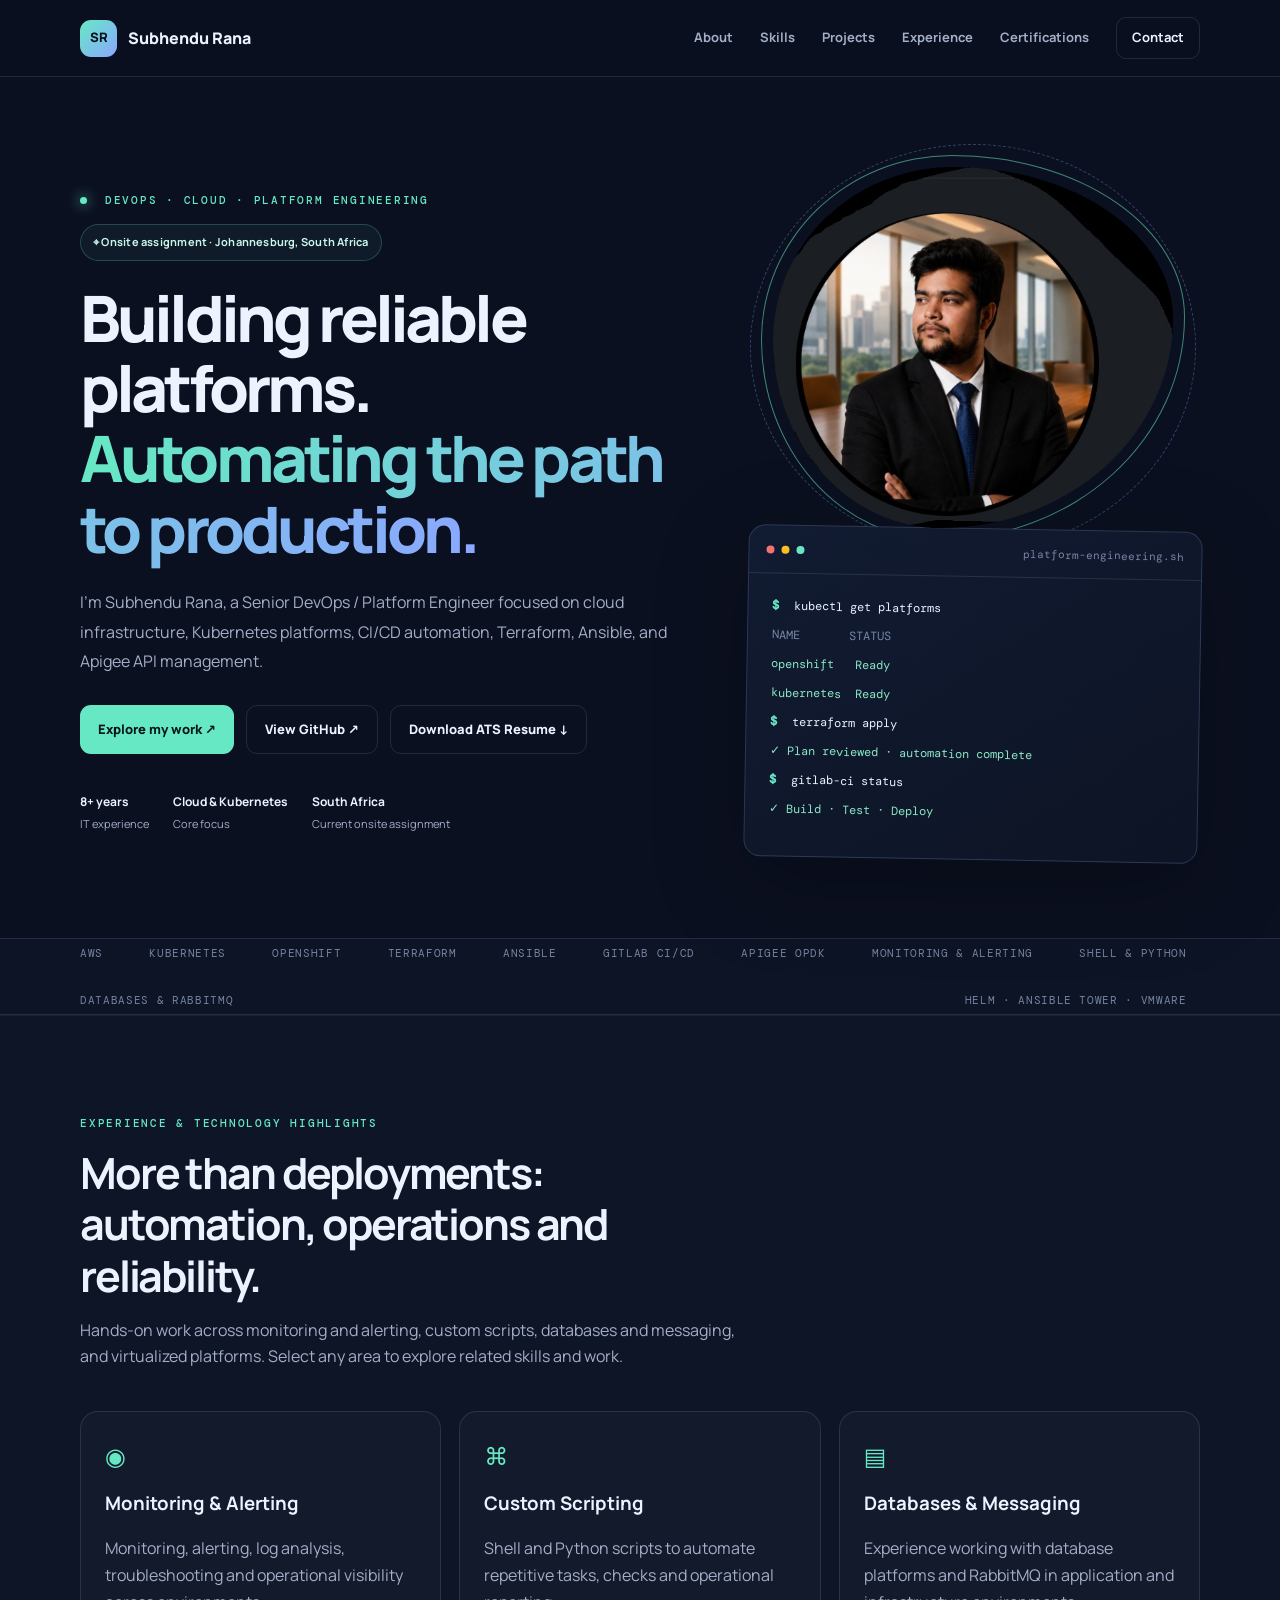
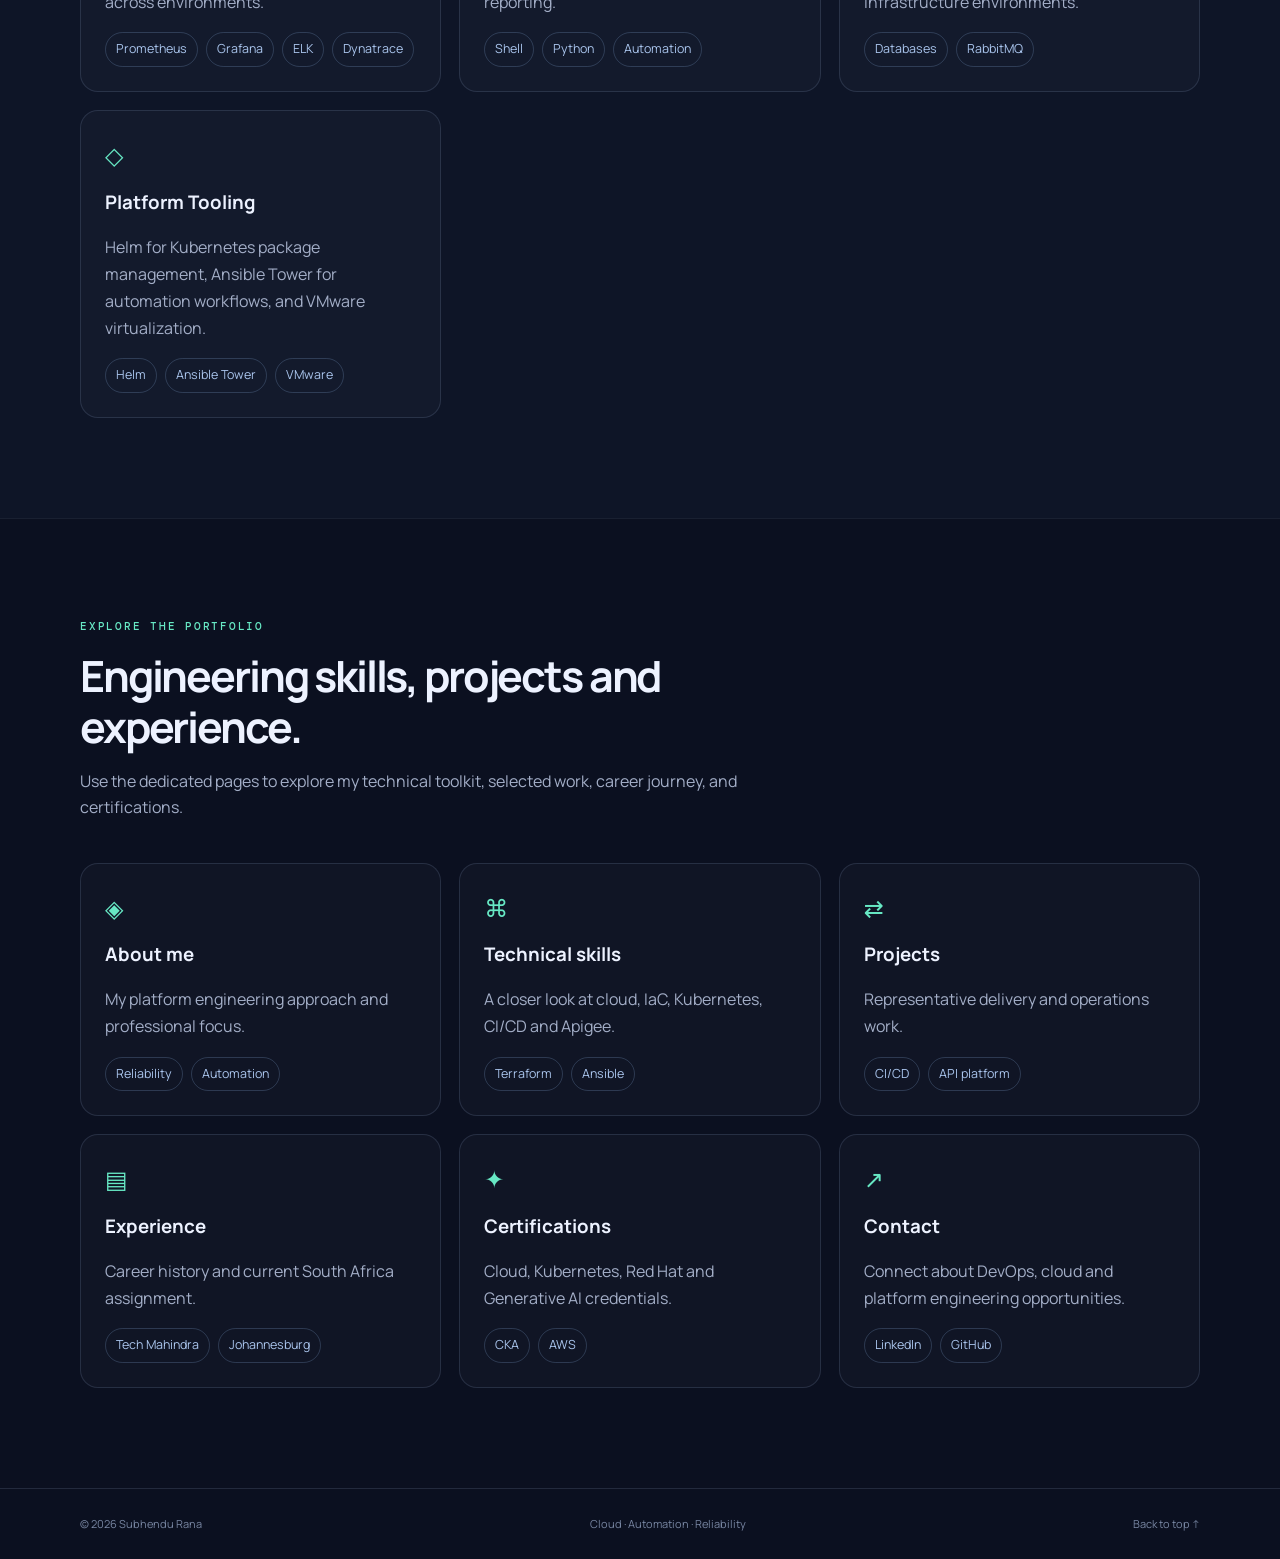
<file: index.html>
<!doctype html>
<html lang="en">

<head>
    <meta charset="utf-8">
    <meta name="viewport" content="width=device-width,initial-scale=1">
    <!-- Google tag (gtag.js) -->
    <script async src="https://www.googletagmanager.com/gtag/js?id=G-XW5F87H84T"></script>
    <script>
      window.dataLayer = window.dataLayer || [];
      function gtag(){dataLayer.push(arguments);}
      gtag('js', new Date());
    
      gtag('config', 'G-XW5F87H84T');
    </script>
  
    <meta name="description" content="Senior DevOps and Platform Engineer in Johannesburg, South Africa. AWS, Kubernetes, OpenShift, Terraform, Ansible, CI/CD and Apigee.">
    <meta name="theme-color" content="#0b1020">
    <title>DevOps & Platform Engineer | Subhendu Rana</title>
    <link rel="stylesheet" href="styles.css">
</head>

<body id="top">
    <header class="site-header">
        <nav class="nav container"><a class="brand" href="index.html"><span class="brand-mark">SR</span>Subhendu Rana</a><button class="menu-toggle" aria-label="Toggle navigation" aria-expanded="false">☰</button>
            <div class="nav-links"><a href="about.html">About</a><a href="skills.html">Skills</a><a href="projects.html">Projects</a><a href="experience.html">Experience</a><a href="certifications.html">Certifications</a><a href="contact.html" class="nav-cta">Contact</a></div>
        </nav>
    </header>
    <main>
        <section class="hero container" id="home">
            <div class="hero-copy reveal">
                <div class="eyebrow"><span class="status-dot"></span> DEVOPS · CLOUD · PLATFORM ENGINEERING</div>
                <div class="location-badge">⌖ Onsite assignment · Johannesburg, South Africa</div>
                <h1>Building reliable platforms.<br><span class="gradient-text">Automating the path to production.</span></h1>
                <p class="hero-lead">I'm Subhendu Rana, a Senior DevOps / Platform Engineer focused on cloud infrastructure, Kubernetes platforms, CI/CD automation, Terraform, Ansible, and Apigee API management.</p>
                <div class="hero-actions"><a class="button primary" href="projects.html">Explore my work ↗</a><a class="button secondary" href="https://github.com/SubhenduRana1" target="_blank" rel="noreferrer">View GitHub ↗</a><a class="button secondary" href="Subhendu_Rana_ATS_Resume.pdf" download>Download ATS Resume ↓</a></div>
                <div class="hero-meta">
                    <div><strong>8+ years</strong><span>IT experience</span></div>
                    <div><strong>Cloud & Kubernetes</strong><span>Core focus</span></div>
                    <div><strong>South Africa</strong><span>Current onsite assignment</span></div>
                </div>
            </div>
            <div class="hero-visual reveal">
                <div class="hero-photo-wrap"><img src="profile-photo.jpg" alt="Portrait of Subhendu Rana"></div>
                <div class="terminal-card">
                    <div class="terminal-top"><i></i><i></i><i></i><small>platform-engineering.sh</small></div>
                    <div class="terminal-body">
                        <p><b>$</b> kubectl get platforms</p>
                        <p class="dim">NAME&nbsp;&nbsp;&nbsp;&nbsp;&nbsp;&nbsp; STATUS</p>
                        <p class="green">openshift&nbsp;&nbsp; Ready</p>
                        <p class="green">kubernetes&nbsp; Ready</p>
                        <p><b>$</b> terraform apply</p>
                        <p class="green">✓ Plan reviewed · automation complete</p>
                        <p><b>$</b> gitlab-ci status</p>
                        <p class="green">✓ Build · Test · Deploy</p>
                    </div>
                </div>
            </div>
        </section>
        <div class="trust-strip">
            <div class="container trust-items"><a href="skills.html#aws">AWS <span class="ticker-hint">↗</span></a><a href="skills.html#kubernetes">KUBERNETES <span class="ticker-hint">↗</span></a><a href="skills.html#openshift">OPENSHIFT <span class="ticker-hint">↗</span></a><a href="skills.html#terraform">TERRAFORM <span class="ticker-hint">↗</span></a><a href="skills.html#ansible">ANSIBLE <span class="ticker-hint">↗</span></a><a href="skills.html#cicd">GITLAB CI/CD <span class="ticker-hint">↗</span></a><a href="skills.html#apigee">APIGEE OPDK <span class="ticker-hint">↗</span></a><a href="skills.html#monitoring">MONITORING & ALERTING <span class="ticker-hint">↗</span></a><a href="skills.html#scripting">SHELL & PYTHON <span class="ticker-hint">↗</span></a><a href="skills.html#databases-messaging">DATABASES & RABBITMQ <span class="ticker-hint">↗</span></a><a href="skills.html#platform-tools">HELM · ANSIBLE TOWER · VMWARE <span class="ticker-hint">↗</span></a></div>
        </div>
        <section class="section section-alt">
            <div class="container">
                <div class="section-heading reveal">
                    <p class="eyebrow">EXPERIENCE & TECHNOLOGY HIGHLIGHTS</p>
                    <h2>More than deployments: automation, operations and reliability.</h2>
                    <p class="section-subtitle">Hands-on work across monitoring and alerting, custom scripts, databases and messaging, and virtualized platforms. Select any area to explore related skills and work.</p>
                </div>
                <div class="detail-grid stagger"><a class="detail-card reveal" href="skills.html#monitoring"><span class="detail-icon">◉</span>
                        <h3>Monitoring & Alerting</h3>
                        <p>Monitoring, alerting, log analysis, troubleshooting and operational visibility across environments.</p>
                        <div class="tag-row"><span>Prometheus</span><span>Grafana</span><span>ELK</span><span>Dynatrace</span></div>
                    </a><a class="detail-card reveal" href="skills.html#scripting"><span class="detail-icon">⌘</span>
                        <h3>Custom Scripting</h3>
                        <p>Shell and Python scripts to automate repetitive tasks, checks and operational reporting.</p>
                        <div class="tag-row"><span>Shell</span><span>Python</span><span>Automation</span></div>
                    </a><a class="detail-card reveal" href="skills.html#databases-messaging"><span class="detail-icon">▤</span>
                        <h3>Databases & Messaging</h3>
                        <p>Experience working with database platforms and RabbitMQ in application and infrastructure environments.</p>
                        <div class="tag-row"><span>Databases</span><span>RabbitMQ</span></div>
                    </a><a class="detail-card reveal" href="skills.html#platform-tools"><span class="detail-icon">◇</span>
                        <h3>Platform Tooling</h3>
                        <p>Helm for Kubernetes package management, Ansible Tower for automation workflows, and VMware virtualization.</p>
                        <div class="tag-row"><span>Helm</span><span>Ansible Tower</span><span>VMware</span></div>
                    </a></div>
            </div>
        </section>
        <section class="section container">
            <div class="section-heading reveal">
                <p class="eyebrow">EXPLORE THE PORTFOLIO</p>
                <h2>Engineering skills, projects and experience.</h2>
                <p class="section-subtitle">Use the dedicated pages to explore my technical toolkit, selected work, career journey, and certifications.</p>
            </div>
            <div class="detail-grid stagger"><a class="detail-card reveal" href="about.html"><span class="detail-icon">◈</span>
                    <h3>About me</h3>
                    <p>My platform engineering approach and professional focus.</p>
                    <div class="tag-row"><span>Reliability</span><span>Automation</span></div>
                </a><a class="detail-card reveal" href="skills.html"><span class="detail-icon">⌘</span>
                    <h3>Technical skills</h3>
                    <p>A closer look at cloud, IaC, Kubernetes, CI/CD and Apigee.</p>
                    <div class="tag-row"><span>Terraform</span><span>Ansible</span></div>
                </a><a class="detail-card reveal" href="projects.html"><span class="detail-icon">⇄</span>
                    <h3>Projects</h3>
                    <p>Representative delivery and operations work.</p>
                    <div class="tag-row"><span>CI/CD</span><span>API platform</span></div>
                </a><a class="detail-card reveal" href="experience.html"><span class="detail-icon">▤</span>
                    <h3>Experience</h3>
                    <p>Career history and current South Africa assignment.</p>
                    <div class="tag-row"><span>Tech Mahindra</span><span>Johannesburg</span></div>
                </a><a class="detail-card reveal" href="certifications.html"><span class="detail-icon">✦</span>
                    <h3>Certifications</h3>
                    <p>Cloud, Kubernetes, Red Hat and Generative AI credentials.</p>
                    <div class="tag-row"><span>CKA</span><span>AWS</span></div>
                </a><a class="detail-card reveal" href="contact.html"><span class="detail-icon">↗</span>
                    <h3>Contact</h3>
                    <p>Connect about DevOps, cloud and platform engineering opportunities.</p>
                    <div class="tag-row"><span>LinkedIn</span><span>GitHub</span></div>
                </a></div>
        </section>
    </main>
    <footer class="footer">
        <div class="container footer-inner"><span>© <span id="year"></span> Subhendu Rana</span><span>Cloud · Automation · Reliability</span><a href="#top">Back to top ↑</a></div>
    </footer>
    <script src="script.js"></script>
</body>

</html>
</file>
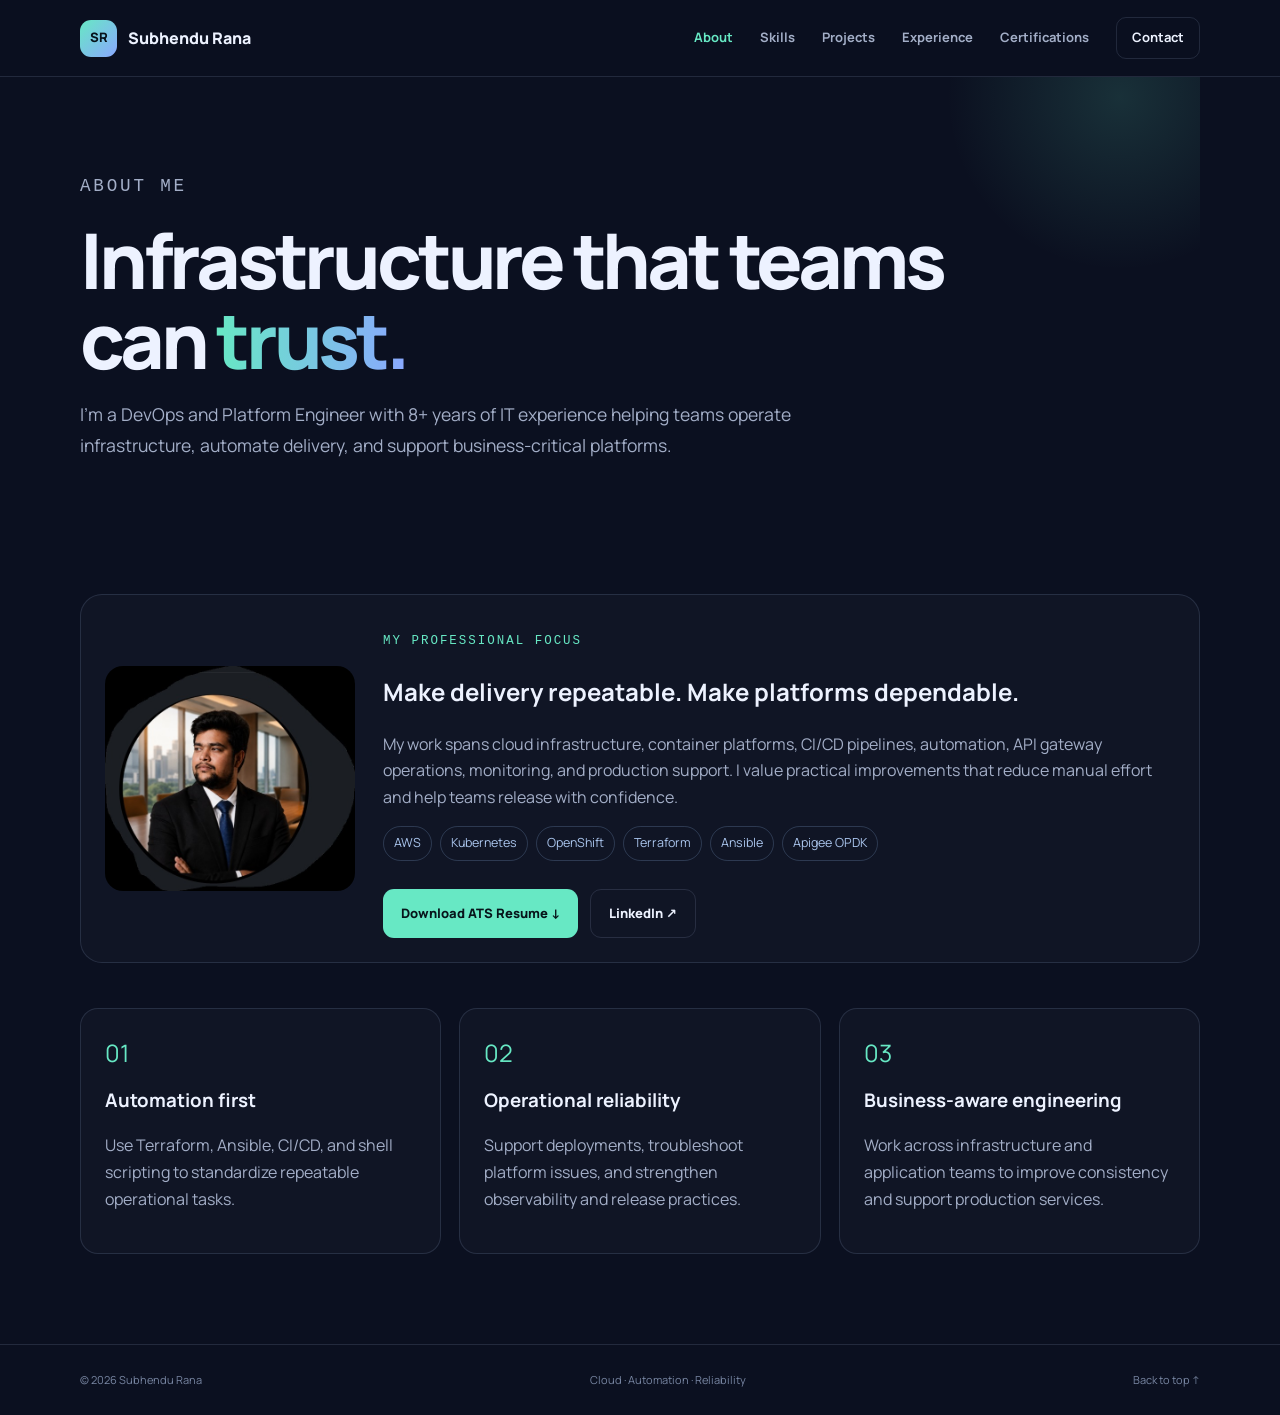
<file: about.html>
<!doctype html><html lang="en"><head><meta charset="utf-8"><meta name="viewport" content="width=device-width,initial-scale=1"><meta name="description" content="Subhendu Rana — Senior DevOps and Platform Engineer."><meta name="theme-color" content="#0b1020"><title>About | Subhendu Rana</title><link rel="stylesheet" href="styles.css"></head><body id="top"><header class="site-header"><nav class="nav container"><a class="brand" href="index.html"><span class="brand-mark">SR</span>Subhendu Rana</a><button class="menu-toggle" aria-label="Toggle navigation" aria-expanded="false">☰</button><div class="nav-links"><a href="about.html">About</a><a href="skills.html">Skills</a><a href="projects.html">Projects</a><a href="experience.html">Experience</a><a href="certifications.html">Certifications</a><a href="contact.html" class="nav-cta">Contact</a></div></nav></header><main><section class="page-hero container"><p class="section-kicker">ABOUT ME</p><h1>Infrastructure that teams can <span class="gradient-text">trust.</span></h1><p>I'm a DevOps and Platform Engineer with 8+ years of IT experience helping teams operate infrastructure, automate delivery, and support business-critical platforms.</p></section><section class="page-content container"><div class="profile-feature reveal"><img src="profile-photo.jpg" alt="Subhendu Rana professional portrait"><div><p class="section-kicker">MY PROFESSIONAL FOCUS</p><h2>Make delivery repeatable. Make platforms dependable.</h2><p class="section-subtitle">My work spans cloud infrastructure, container platforms, CI/CD pipelines, automation, API gateway operations, monitoring, and production support. I value practical improvements that reduce manual effort and help teams release with confidence.</p><div class="tag-row"><span>AWS</span><span>Kubernetes</span><span>OpenShift</span><span>Terraform</span><span>Ansible</span><span>Apigee OPDK</span></div><div class="hero-actions"><a class="button primary" href="Subhendu_Rana_ATS_Resume.pdf" download>Download ATS Resume ↓</a><a class="button secondary" href="https://www.linkedin.com/in/subhendurana7278" target="_blank" rel="noreferrer">LinkedIn ↗</a></div></div></div><div class="detail-grid"><article class="detail-card reveal"><span class="detail-icon">01</span><h3>Automation first</h3><p>Use Terraform, Ansible, CI/CD, and shell scripting to standardize repeatable operational tasks.</p></article><article class="detail-card reveal"><span class="detail-icon">02</span><h3>Operational reliability</h3><p>Support deployments, troubleshoot platform issues, and strengthen observability and release practices.</p></article><article class="detail-card reveal"><span class="detail-icon">03</span><h3>Business-aware engineering</h3><p>Work across infrastructure and application teams to improve consistency and support production services.</p></article></div></section></main><footer class="footer"><div class="container footer-inner"><span>© <span id="year"></span> Subhendu Rana</span><span>Cloud · Automation · Reliability</span><a href="#top">Back to top ↑</a></div></footer><script src="script.js"></script></body></html>
</file>
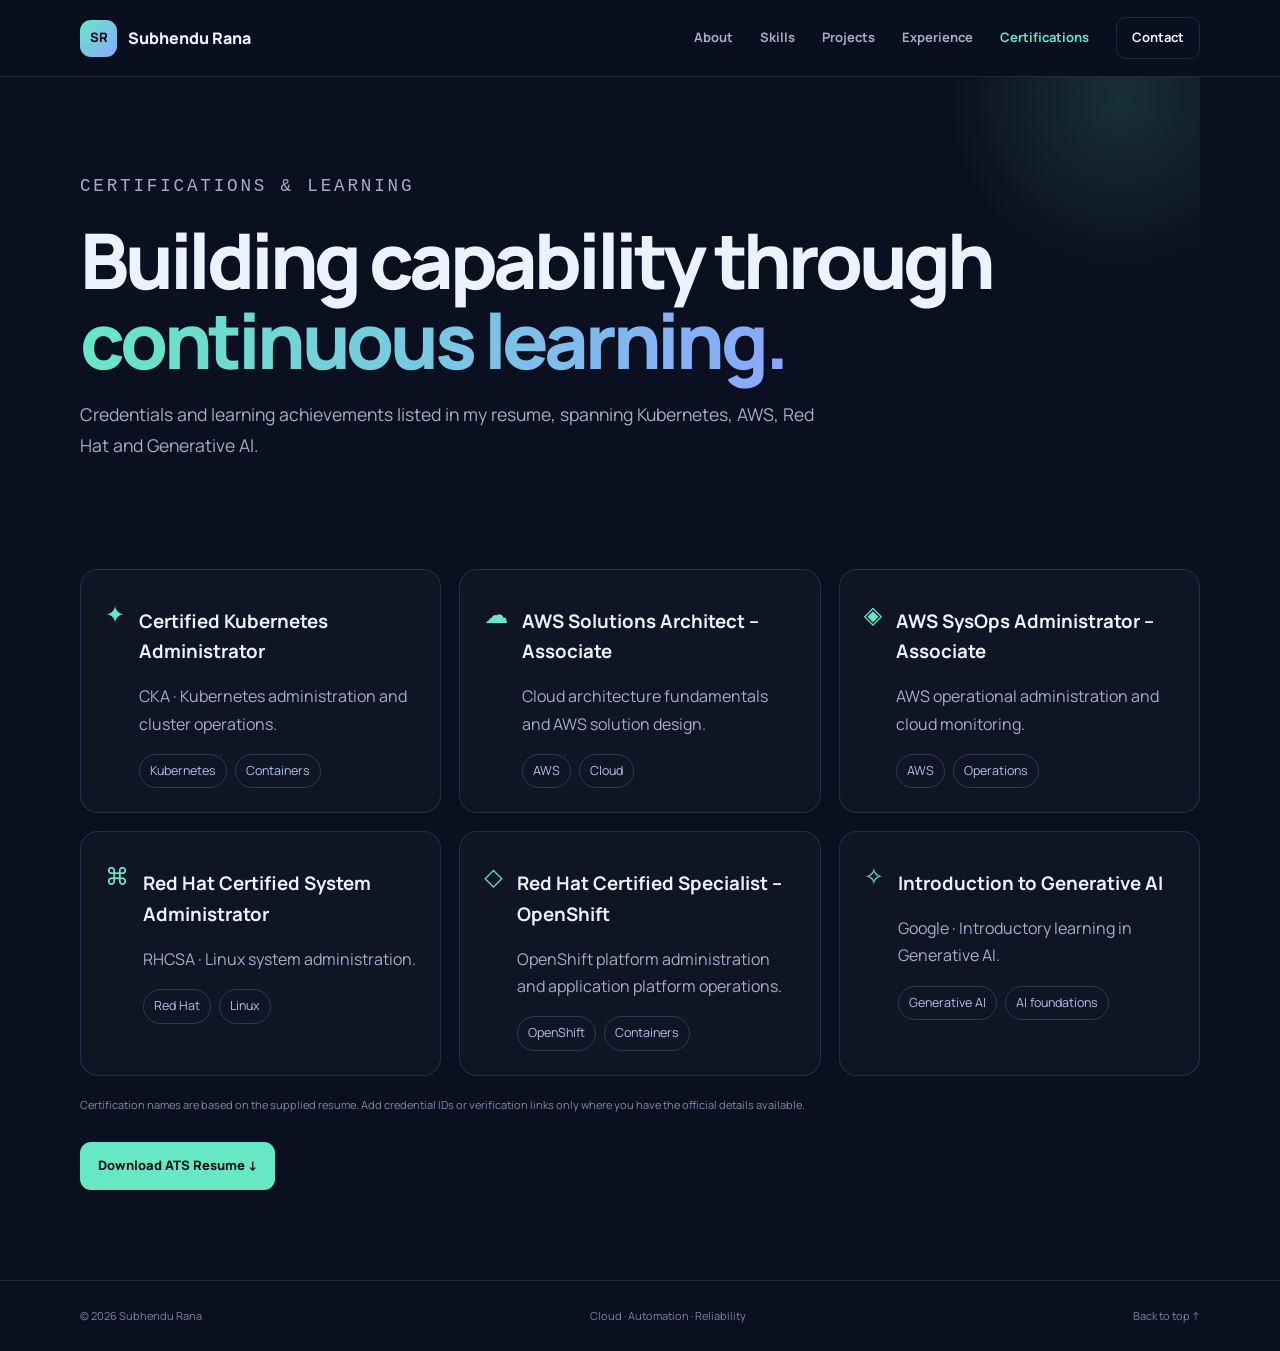
<file: certifications.html>
<!doctype html><html lang="en"><head><meta charset="utf-8"><meta name="viewport" content="width=device-width,initial-scale=1"><meta name="description" content="Subhendu Rana — Senior DevOps and Platform Engineer."><meta name="theme-color" content="#0b1020"><title>Certifications | Subhendu Rana</title><link rel="stylesheet" href="styles.css"></head><body id="top"><header class="site-header"><nav class="nav container"><a class="brand" href="index.html"><span class="brand-mark">SR</span>Subhendu Rana</a><button class="menu-toggle" aria-label="Toggle navigation" aria-expanded="false">☰</button><div class="nav-links"><a href="about.html">About</a><a href="skills.html">Skills</a><a href="projects.html">Projects</a><a href="experience.html">Experience</a><a href="certifications.html">Certifications</a><a href="contact.html" class="nav-cta">Contact</a></div></nav></header><main><section class="page-hero container"><p class="section-kicker">CERTIFICATIONS & LEARNING</p><h1>Building capability through <span class="gradient-text">continuous learning.</span></h1><p>Credentials and learning achievements listed in my resume, spanning Kubernetes, AWS, Red Hat and Generative AI.</p></section><section class="page-content container"><div class="detail-grid"><article class="detail-card cert-badge reveal" id="cka"><span class="detail-icon">✦</span><div><h3>Certified Kubernetes Administrator</h3><p>CKA · Kubernetes administration and cluster operations.</p><div class="tag-row"><span>Kubernetes</span><span>Containers</span></div></div></article><article class="detail-card cert-badge reveal" id="aws-sa"><span class="detail-icon">☁</span><div><h3>AWS Solutions Architect – Associate</h3><p>Cloud architecture fundamentals and AWS solution design.</p><div class="tag-row"><span>AWS</span><span>Cloud</span></div></div></article><article class="detail-card cert-badge reveal" id="aws-sysops"><span class="detail-icon">◈</span><div><h3>AWS SysOps Administrator – Associate</h3><p>AWS operational administration and cloud monitoring.</p><div class="tag-row"><span>AWS</span><span>Operations</span></div></div></article><article class="detail-card cert-badge reveal" id="rhcsa"><span class="detail-icon">⌘</span><div><h3>Red Hat Certified System Administrator</h3><p>RHCSA · Linux system administration.</p><div class="tag-row"><span>Red Hat</span><span>Linux</span></div></div></article><article class="detail-card cert-badge reveal" id="openshift-cert"><span class="detail-icon">◇</span><div><h3>Red Hat Certified Specialist – OpenShift</h3><p>OpenShift platform administration and application platform operations.</p><div class="tag-row"><span>OpenShift</span><span>Containers</span></div></div></article><article class="detail-card cert-badge reveal" id="genai"><span class="detail-icon">✧</span><div><h3>Introduction to Generative AI</h3><p>Google · Introductory learning in Generative AI.</p><div class="tag-row"><span>Generative AI</span><span>AI foundations</span></div></div></article></div><p class="project-note">Certification names are based on the supplied resume. Add credential IDs or verification links only where you have the official details available.</p><div class="hero-actions"><a class="button primary" href="Subhendu_Rana_ATS_Resume.pdf" download>Download ATS Resume ↓</a></div></section></main><footer class="footer"><div class="container footer-inner"><span>© <span id="year"></span> Subhendu Rana</span><span>Cloud · Automation · Reliability</span><a href="#top">Back to top ↑</a></div></footer><script src="script.js"></script></body></html>
</file>
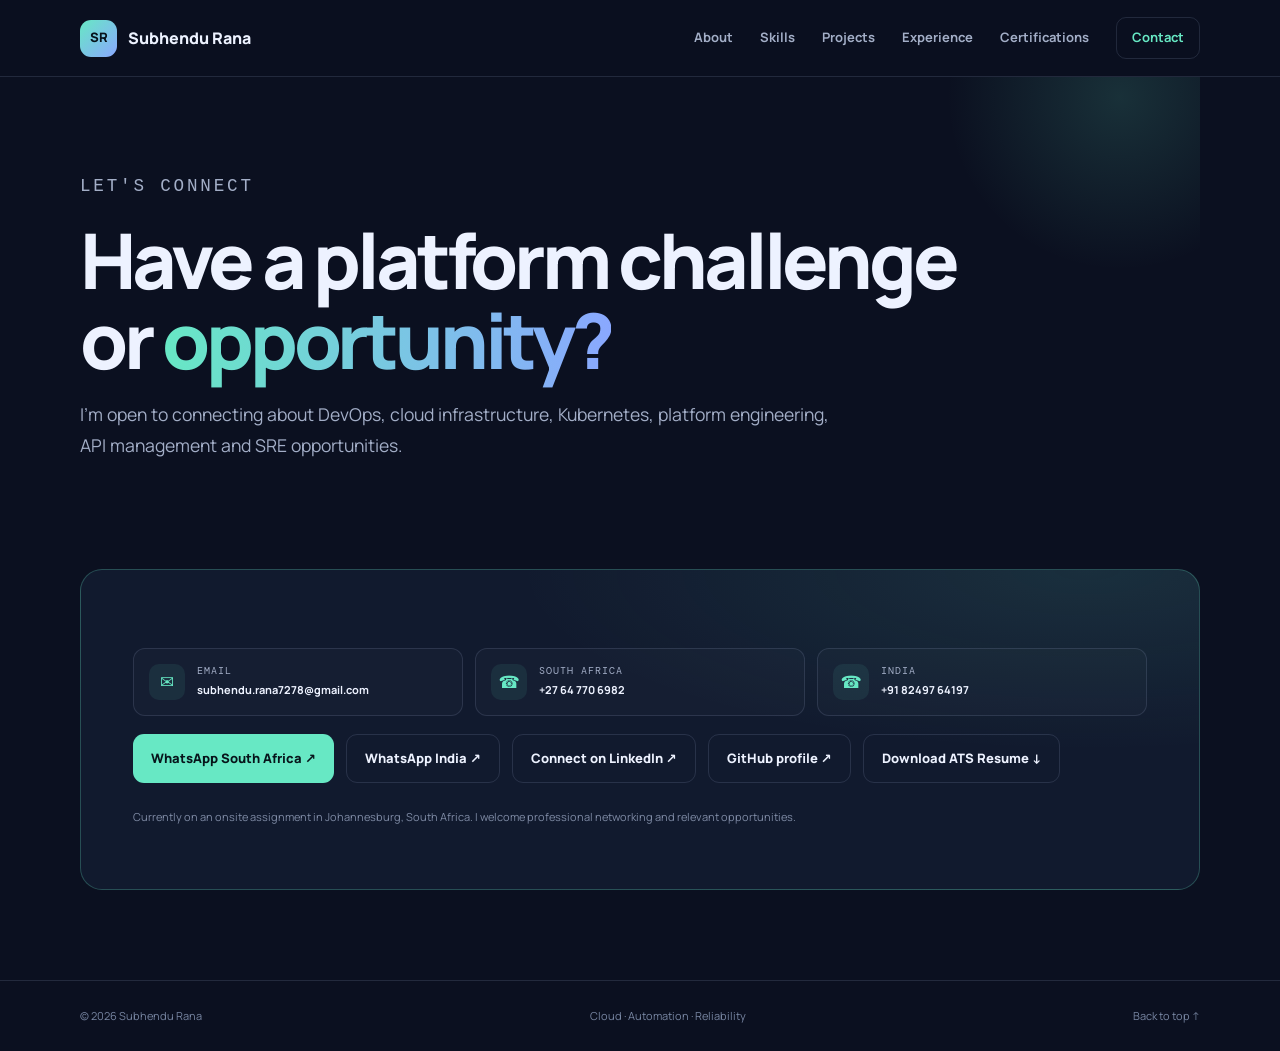
<file: contact.html>
<!doctype html><html lang="en"><head><meta charset="utf-8"><meta name="viewport" content="width=device-width,initial-scale=1"><meta name="description" content="Subhendu Rana — Senior DevOps and Platform Engineer."><meta name="theme-color" content="#0b1020"><title>Contact | Subhendu Rana</title><link rel="stylesheet" href="styles.css"></head><body id="top"><header class="site-header"><nav class="nav container"><a class="brand" href="index.html"><span class="brand-mark">SR</span>Subhendu Rana</a><button class="menu-toggle" aria-label="Toggle navigation" aria-expanded="false">☰</button><div class="nav-links"><a href="about.html">About</a><a href="skills.html">Skills</a><a href="projects.html">Projects</a><a href="experience.html">Experience</a><a href="certifications.html">Certifications</a><a href="contact.html" class="nav-cta">Contact</a></div></nav></header><main><section class="page-hero container"><p class="section-kicker">LET'S CONNECT</p><h1>Have a platform challenge or <span class="gradient-text">opportunity?</span></h1><p>I'm open to connecting about DevOps, cloud infrastructure, Kubernetes, platform engineering, API management and SRE opportunities.</p></section><section class="page-content container"><div class="contact-card reveal"><div class="contact-details"><a class="contact-detail" href="mailto:subhendu.rana7278@gmail.com"><span class="contact-icon">✉</span><span><small>EMAIL</small><strong>subhendu.rana7278@gmail.com</strong></span></a><a class="contact-detail" href="tel:+27647706982"><span class="contact-icon">☎</span><span><small>SOUTH AFRICA</small><strong>+27 64 770 6982</strong></span></a><a class="contact-detail" href="tel:+918249764197"><span class="contact-icon">☎</span><span><small>INDIA</small><strong>+91 82497 64197</strong></span></a></div><div class="hero-actions"><a class="button primary" href="https://wa.me/27647706982?text=Hi%20Subhendu%2C%20I%20found%20your%20portfolio%20and%20would%20like%20to%20connect." target="_blank" rel="noopener noreferrer">WhatsApp South Africa ↗</a><a class="button secondary" href="https://wa.me/918249764197?text=Hi%20Subhendu%2C%20I%20found%20your%20portfolio%20and%20would%20like%20to%20connect." target="_blank" rel="noopener noreferrer">WhatsApp India ↗</a><a class="button secondary" href="https://www.linkedin.com/in/subhendurana7278" target="_blank" rel="noreferrer">Connect on LinkedIn ↗</a><a class="button secondary" href="https://github.com/SubhenduRana1" target="_blank" rel="noreferrer">GitHub profile ↗</a><a class="button secondary" href="Subhendu_Rana_ATS_Resume.pdf" download>Download ATS Resume ↓</a></div><p class="contact-hint">Currently on an onsite assignment in Johannesburg, South Africa. I welcome professional networking and relevant opportunities.</p></div></section></main><footer class="footer"><div class="container footer-inner"><span>© <span id="year"></span> Subhendu Rana</span><span>Cloud · Automation · Reliability</span><a href="#top">Back to top ↑</a></div></footer><script src="script.js"></script></body></html>
</file>
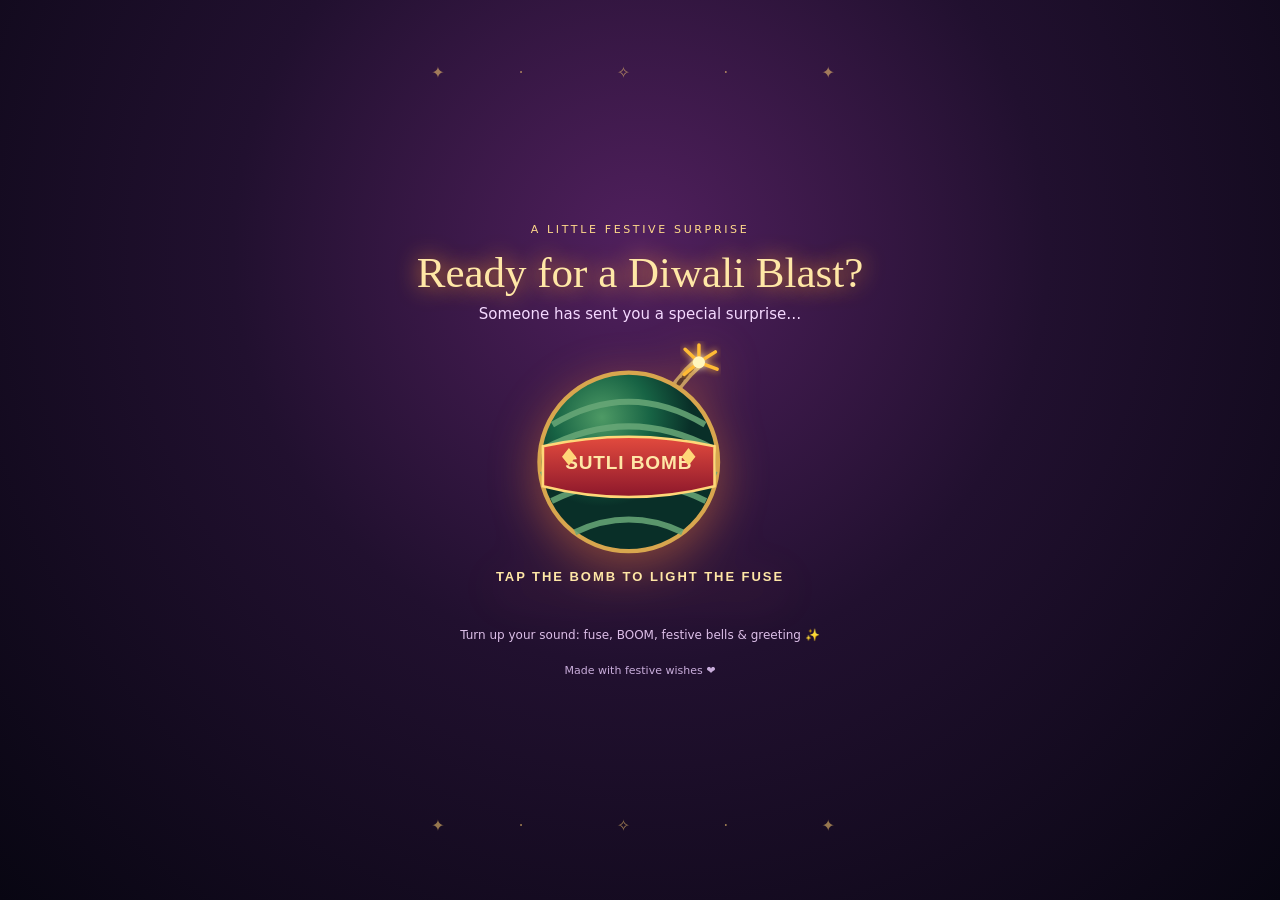
<file: diwali-surprise.html>
<!doctype html>
<html lang="en">
<head>
<meta charset="utf-8">
<meta name="viewport" content="width=device-width,initial-scale=1,maximum-scale=1,user-scalable=no">
<meta name="theme-color" content="#10091f">
<title>Sutli Bomb — Diwali Surprise</title>
<style>
:root{--gold:#ffd778;--orange:#ff8a25;--pink:#ff5a91}*{box-sizing:border-box}html,body{margin:0;min-height:100%;font-family:system-ui,-apple-system,Segoe UI,sans-serif;color:#fff}body{min-height:100svh;display:grid;place-items:center;overflow:hidden;text-align:center;padding:20px;background:radial-gradient(ellipse at 50% 28%,#51205e 0,#21102f 45%,#080612 100%)}body:before,body:after{content:"✦　　·　　 ✧　　 ·　　 ✦";position:fixed;left:0;width:100%;color:#ffcf72;opacity:.55;letter-spacing:14px;pointer-events:none;animation:twinkle 2s infinite alternate}body:before{top:7%;}body:after{bottom:7%;animation-delay:1s}.wrap{width:min(100%,480px);position:relative;z-index:1}.eyebrow{letter-spacing:.24em;text-transform:uppercase;color:#ffd98b;font-size:11px}.title{font-family:Georgia,serif;font-size:clamp(29px,8vw,43px);margin:12px 0 8px;color:#ffe7a6;text-shadow:0 0 22px #ff9b28}.hint{color:#f5d9ff;margin:0 0 15px;font-size:15px}.bomb-button{border:0;background:transparent;padding:0;cursor:pointer;touch-action:manipulation;color:inherit;filter:drop-shadow(0 12px 24px #ff8c3370);animation:bob 2s ease-in-out infinite}.bomb-button:active{transform:scale(.94)}.bomb-art{width:min(70vw,260px);height:auto;display:block;margin:auto;overflow:visible}.bomb-caption{display:block;color:#ffe7a6;font-size:13px;font-weight:800;letter-spacing:.15em;margin-top:5px}.fuse-spark{transform-origin:190px 40px;animation:spark .42s infinite alternate}.fuse-line{stroke-dasharray:5 4;animation:fuse 1s linear infinite}.tap-note{font-size:12px;color:#dcbfe8;margin-top:15px}.result{display:none;animation:pop .7s cubic-bezier(.2,1.5,.5,1) both}.result.show{display:block}.result h1{font-family:Georgia,serif;font-size:clamp(43px,12vw,62px);line-height:1.02;margin:16px 0;color:#ffe27b;text-shadow:0 0 12px #ff9b22,0 0 35px #ff3b88}.result p{font-size:17px;line-height:1.55;color:#fff0d6;margin:12px auto;max-width:390px}.blessing{color:#ffd98b!important;font-family:Georgia,serif;font-style:italic}.diyas{font-size:42px;letter-spacing:8px;filter:drop-shadow(0 0 10px #ffae39)}.actions{display:grid;gap:10px;margin:18px auto 0;max-width:360px}.action-btn{display:flex;align-items:center;justify-content:center;gap:9px;width:100%;border:1px solid #ffd778;background:linear-gradient(135deg,#176344,#0d382c);color:#fff3cf;padding:14px 16px;border-radius:14px;font-weight:800;font-size:15px;text-decoration:none;cursor:pointer;box-shadow:0 6px 20px #0005}.action-btn.portfolio{background:linear-gradient(135deg,#293d69,#182444)}.share-note{font-size:11px;color:#d8c3e7;margin-top:7px}.again{margin-top:14px;border:1px solid #ffd98b;background:#ffffff12;color:#ffe7a6;padding:12px 22px;border-radius:30px;font-weight:700;font-size:14px}.footer{font-size:11px;color:#c9addb;margin-top:22px}.spark{position:fixed;pointer-events:none;font-size:23px;animation:fly 1.7s ease-out forwards;z-index:5}.flash{position:fixed;inset:0;background:#fff6cf;z-index:4;pointer-events:none;animation:flash .55s ease-out forwards}.firework{position:fixed;z-index:2;pointer-events:none;width:5px;height:5px;border-radius:50%;box-shadow:0 0 8px 3px #ffd36d;animation:firework 1.2s ease-out forwards}.countdown{color:#ffd778;font-weight:800;font-size:13px;letter-spacing:.2em;height:20px;margin-top:8px}@keyframes bob{50%{transform:translateY(-7px) rotate(2deg)}}@keyframes spark{to{opacity:.5;filter:drop-shadow(0 0 12px #ff4b00);transform:scale(1.3)}}@keyframes fuse{to{stroke-dashoffset:-18}}@keyframes twinkle{to{opacity:.95;filter:drop-shadow(0 0 8px #ffb83d)}}@keyframes fly{0%{transform:translate(0,0) scale(.25) rotate(0);opacity:1}100%{transform:translate(var(--x),var(--y)) scale(1.35) rotate(300deg);opacity:0}}@keyframes pop{from{opacity:0;transform:scale(.45)}to{opacity:1;transform:scale(1)}}@keyframes flash{0%{opacity:0}12%{opacity:.95}100%{opacity:0}}@keyframes firework{0%{transform:translate(0,0) scale(.3);opacity:1}100%{transform:translate(var(--x),var(--y)) scale(0);opacity:0}}
</style>
</head>
<body>
<main class="wrap">
  <div class="eyebrow">A little festive surprise</div>
  <section id="intro">
    <div class="title">Ready for a Diwali Blast?</div>
    <p class="hint">Someone has sent you a special surprise…</p>
    <button class="bomb-button" id="burst" aria-label="Tap the Sutli Bomb for a Diwali surprise">
      <svg class="bomb-art" viewBox="0 0 300 260" role="img" aria-label="Illustration of a green rope Sutli Bomb with a lit fuse">
        <defs><radialGradient id="body" cx="35%" cy="25%"><stop stop-color="#4e9a65"/><stop offset=".55" stop-color="#176344"/><stop offset="1" stop-color="#092f28"/></radialGradient><linearGradient id="band" x2="0" y2="1"><stop stop-color="#e34b3e"/><stop offset="1" stop-color="#8c172b"/></linearGradient><filter id="glow"><feGaussianBlur stdDeviation="4" result="b"/><feMerge><feMergeNode in="b"/><feMergeNode in="SourceGraphic"/></feMerge></filter></defs>
        <path d="M176 83 Q193 49 218 28" fill="none" stroke="#c59a61" stroke-width="13" stroke-linecap="round"/><path class="fuse-line" d="M176 83 Q193 49 218 28" fill="none" stroke="#5b382a" stroke-width="5" stroke-linecap="round"/>
        <g class="fuse-spark" filter="url(#glow)"><path d="M218 28 L218 8 M218 28 L237 16 M218 28 L239 36 M218 28 L202 13 M218 28 L201 42" stroke="#ffbb35" stroke-width="4" stroke-linecap="round"/><circle cx="218" cy="28" r="7" fill="#fff6bd"/></g>
        <circle cx="137" cy="143" r="103" fill="url(#body)" stroke="#d8a64e" stroke-width="5"/>
        <g fill="none" stroke="#69a878" stroke-width="7" opacity=".85"><path d="M49 100 Q137 47 225 100"/><path d="M39 128 Q137 76 235 128"/><path d="M36 158 Q137 108 238 158"/><path d="M48 188 Q137 145 226 188"/><path d="M75 224 Q137 195 199 224"/></g>
        <path d="M38 125 Q137 103 236 125 L236 171 Q137 196 38 171Z" fill="url(#band)" stroke="#ffd778" stroke-width="3"/>
        <text x="137" y="151" text-anchor="middle" font-size="22" font-weight="900" letter-spacing="1" fill="#ffe7a6">SUTLI BOMB</text>
        <path d="M60 137 l8 -10 8 10 -8 10z M198 137 l8 -10 8 10 -8 10z" fill="#ffd778"/>
      </svg>
      <span class="bomb-caption">TAP THE BOMB TO LIGHT THE FUSE</span>
    </button>
    <div class="countdown" id="countdown"></div>
    <div class="tap-note">Turn up your sound: fuse, BOOM, festive bells & greeting ✨</div>
  </section>
  <section class="result" id="result" aria-live="polite">
    <div class="diyas">🪔 ✨ 🪔</div>
    <h1>HAPPY<br>DIWALI!</h1>
    <p>May your home glow with happiness, your heart with love, and your life with endless prosperity.</p>
    <p class="blessing">Wishing you and your family a sparkling Diwali! 💛</p>
    <div class="diyas">🎆 🎇 🎆</div>
    <div class="actions">
      <button class="action-btn" id="shareBtn">↗ Share with Friends &amp; Family</button>
      <a class="action-btn portfolio" href="https://subhendurana1.github.io/" target="_blank" rel="noopener noreferrer">🌐 Visit My Portfolio</a>
    </div>
    <div class="share-note" id="shareNote">Share the Diwali surprise with your loved ones 💛</div>
    <button class="again" id="again">↻ Replay the surprise</button>
  </section>
  <div class="footer">Made with festive wishes ❤️</div>
</main>
<script>
const intro=document.getElementById('intro'),result=document.getElementById('result'),countdown=document.getElementById('countdown');let busy=false;
function confetti(){const bits=['✨','🎉','🎊','🌟','💛','🪔','💥','🌸'];for(let i=0;i<95;i++){const s=document.createElement('i');s.className='spark';s.textContent=bits[Math.floor(Math.random()*bits.length)];s.style.left=(innerWidth/2)+'px';s.style.top=(innerHeight*.45)+'px';s.style.setProperty('--x',(Math.random()-.5)*innerWidth*1.35+'px');s.style.setProperty('--y',(Math.random()-.5)*innerHeight*1.25+'px');s.style.animationDelay=Math.random()*.45+'s';document.body.appendChild(s);setTimeout(()=>s.remove(),2400)}}
function fireworks(){for(let n=0;n<7;n++){const cx=Math.random()*innerWidth,cy=50+Math.random()*innerHeight*.55;for(let i=0;i<22;i++){const p=document.createElement('i');p.className='firework';p.style.left=cx+'px';p.style.top=cy+'px';const a=Math.PI*2*i/22,r=55+Math.random()*65;p.style.setProperty('--x',Math.cos(a)*r+'px');p.style.setProperty('--y',Math.sin(a)*r+'px');p.style.background=['#ffd36d','#ff659b','#77e6ff','#fff2bd'][n%4];document.body.appendChild(p);setTimeout(()=>p.remove(),1400)}}}

let audioCtx=null, musicTimer=null, musicStep=0;
function getAudio(){
  const AC=window.AudioContext||window.webkitAudioContext;
  if(!AC)return null;
  if(!audioCtx)audioCtx=new AC();
  if(audioCtx.state==='suspended')audioCtx.resume();
  return audioCtx;
}
function tone(freq,start,duration,type='sine',gain=0.08,endFreq=null){
  const ctx=getAudio(); if(!ctx)return;
  const osc=ctx.createOscillator(), amp=ctx.createGain();
  osc.type=type; osc.frequency.setValueAtTime(freq,start);
  if(endFreq)osc.frequency.exponentialRampToValueAtTime(Math.max(1,endFreq),start+duration);
  amp.gain.setValueAtTime(0.0001,start);
  amp.gain.exponentialRampToValueAtTime(gain,start+0.025);
  amp.gain.exponentialRampToValueAtTime(0.0001,start+duration);
  osc.connect(amp); amp.connect(ctx.destination);
  osc.start(start); osc.stop(start+duration+0.03);
}
function noiseBurst(){
  const ctx=getAudio(); if(!ctx)return;
  const len=Math.floor(ctx.sampleRate*.85), buffer=ctx.createBuffer(1,len,ctx.sampleRate);
  const data=buffer.getChannelData(0);
  for(let i=0;i<len;i++)data[i]=(Math.random()*2-1)*Math.pow(1-i/len,2.2);
  const src=ctx.createBufferSource(), filter=ctx.createBiquadFilter(), amp=ctx.createGain();
  src.buffer=buffer; filter.type='lowpass'; filter.frequency.setValueAtTime(1800,ctx.currentTime);
  filter.frequency.exponentialRampToValueAtTime(180,ctx.currentTime+.8);
  amp.gain.setValueAtTime(.0001,ctx.currentTime); amp.gain.exponentialRampToValueAtTime(.5,ctx.currentTime+.012);
  amp.gain.exponentialRampToValueAtTime(.0001,ctx.currentTime+.82);
  src.connect(filter); filter.connect(amp); amp.connect(ctx.destination); src.start();
}
function fuseSound(){
  const ctx=getAudio(); if(!ctx)return;
  for(let i=0;i<5;i++){
    const t=ctx.currentTime+i*.22;
    tone(1500+Math.random()*900,t,.055,'triangle',.035,700);
  }
}
function blastSound(){
  const ctx=getAudio(); if(!ctx)return;
  noiseBurst();
  tone(82,ctx.currentTime,.65,'sine',.38,38);
  tone(145,ctx.currentTime+.02,.28,'triangle',.14,55);
  for(let i=0;i<7;i++){
    const t=ctx.currentTime+.12+i*.095;
    tone(900+Math.random()*1200,t,.16,'triangle',.045,250);
  }
}
function startFestiveMusic(){
  const ctx=getAudio(); if(!ctx||musicTimer)return;
  // A light, original bell-like festive motif; no external audio files required.
  const notes=[523.25,659.25,783.99,659.25,587.33,698.46,880,698.46,523.25,659.25,783.99,1046.5];
  musicStep=0;
  musicTimer=setInterval(()=>{
    if(!audioCtx||audioCtx.state!=='running')return;
    const f=notes[musicStep%notes.length], t=audioCtx.currentTime;
    tone(f,t,.42,'sine',.035);
    tone(f*2,t+.015,.25,'triangle',.012);
    if(musicStep%4===0)tone(130.81,t,.48,'sine',.018);
    musicStep++;
  },360);
}
function speakGreeting(){
  if(!('speechSynthesis' in window))return;
  window.speechSynthesis.cancel();
  const voices=window.speechSynthesis.getVoices();
  const indian=voices.filter(v=>/^en-IN$/i.test(v.lang));
  const maleHints=/male|ravi|heera|arjun|prabhat|amit|rahul|man/i;
  const chosen=indian.find(v=>maleHints.test(v.name))||indian[0]||
    voices.find(v=>/^en-GB$/i.test(v.lang)&&maleHints.test(v.name))||
    voices.find(v=>/^en/i.test(v.lang)&&maleHints.test(v.name));
  const msg=new SpeechSynthesisUtterance('Happy Diwali! May your home shine with happiness, love and prosperity. Wishing you and your family a wonderful Diwali!');
  msg.lang=chosen?chosen.lang:'en-IN';
  if(chosen)msg.voice=chosen;
  msg.rate=.88; msg.pitch=.92; msg.volume=1;
  window.speechSynthesis.speak(msg);
}
function blast(){if(busy)return;busy=true;getAudio();fuseSound();startFestiveMusic();countdown.textContent='FUSE LIT…';if(navigator.vibrate)navigator.vibrate([100,60,180]);let n=3;const timer=setInterval(()=>{countdown.textContent=n>0?` ${n}…`: '💥 BOOOOM!';n--;if(n<0){clearInterval(timer);blastSound();const flash=document.createElement('div');flash.className='flash';document.body.appendChild(flash);setTimeout(()=>flash.remove(),600);if(navigator.vibrate)navigator.vibrate([250,80,350]);intro.style.display='none';result.classList.add('show');confetti();fireworks();speakGreeting();setTimeout(fireworks,850);busy=false}},500)}
document.getElementById('shareBtn').addEventListener('click', async ()=>{
  const note=document.getElementById('shareNote');
  const pageUrl=(location.protocol==='http:' || location.protocol==='https:') ? location.href : '';
  const message='💥 A little Diwali surprise for you! Tap the Sutli Bomb and enjoy the blast. 🪔\n\nMy portfolio: https://subhendurana1.github.io/';
  const data={title:'Happy Diwali! 🪔',text:message};
  if(pageUrl) data.url=pageUrl;
  try{
    if(navigator.share){await navigator.share(data);note.textContent='Thanks for sharing the Diwali wishes! 💛';}
    else if(navigator.clipboard && pageUrl){await navigator.clipboard.writeText(message+'\n\n'+pageUrl);note.textContent='Message copied. Paste it into WhatsApp!';}
    else {note.textContent='To share the interactive surprise, first open it from its public website address.';}
  }catch(err){if(err.name!=='AbortError')note.textContent='Sharing is unavailable in this browser.';}
});
document.getElementById('burst').addEventListener('click',blast);
document.getElementById('again').addEventListener('click',()=>{if(musicTimer){clearInterval(musicTimer);musicTimer=null;}if('speechSynthesis' in window)window.speechSynthesis.cancel();result.classList.remove('show');intro.style.display='block';countdown.textContent='';busy=false});
</script>
</body></html>
</file>
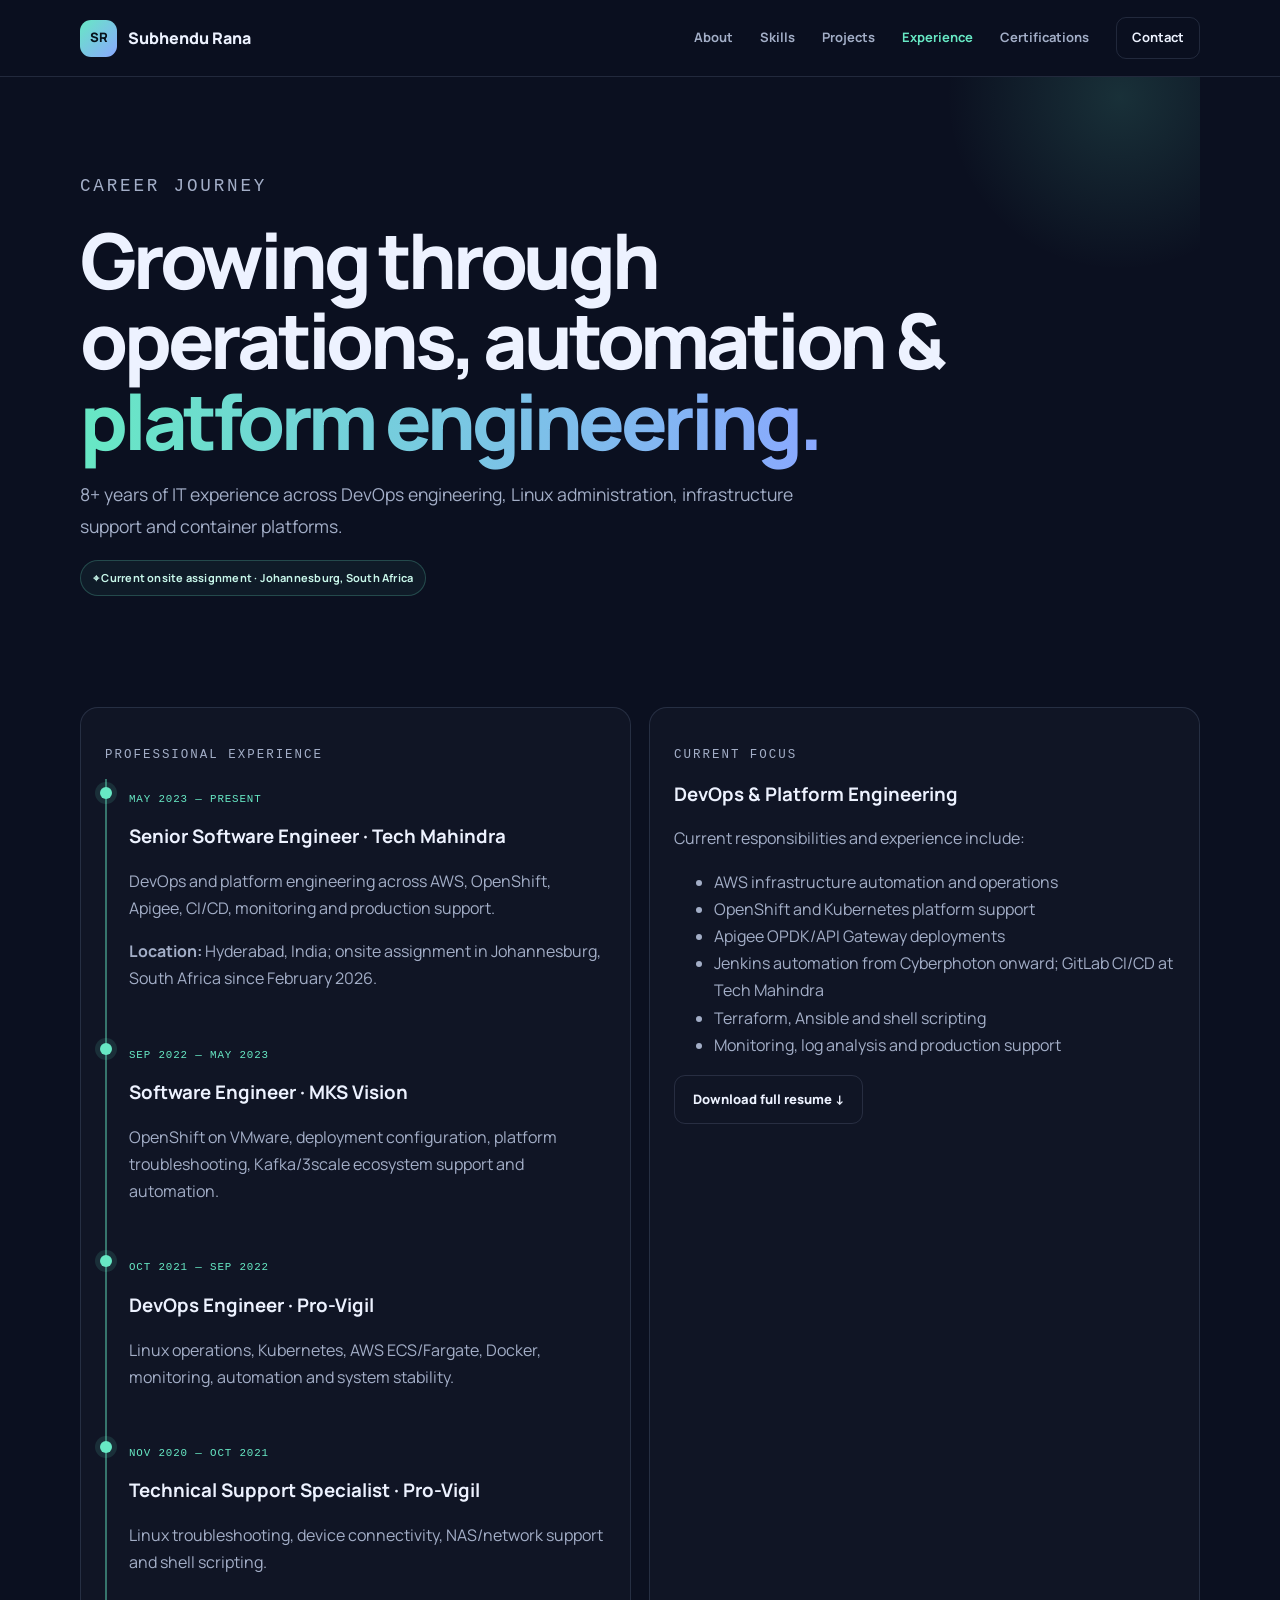
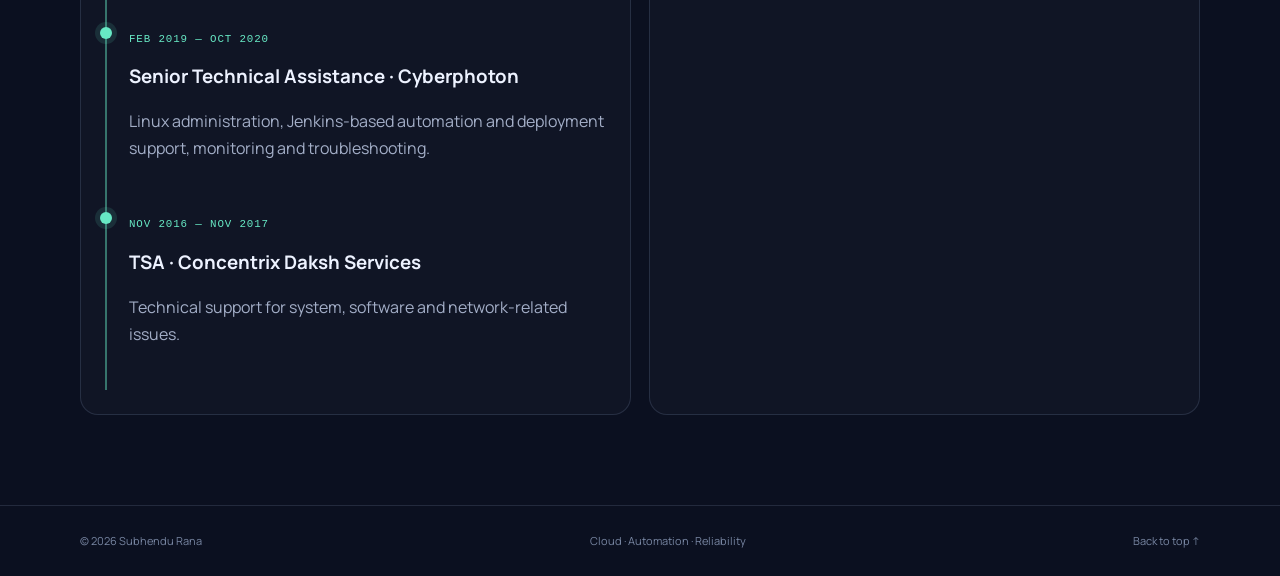
<file: experience.html>
<!doctype html><html lang="en"><head><meta charset="utf-8"><meta name="viewport" content="width=device-width,initial-scale=1"><meta name="description" content="Subhendu Rana — Senior DevOps and Platform Engineer."><meta name="theme-color" content="#0b1020"><title>Experience | Subhendu Rana</title><link rel="stylesheet" href="styles.css"></head><body id="top"><header class="site-header"><nav class="nav container"><a class="brand" href="index.html"><span class="brand-mark">SR</span>Subhendu Rana</a><button class="menu-toggle" aria-label="Toggle navigation" aria-expanded="false">☰</button><div class="nav-links"><a href="about.html">About</a><a href="skills.html">Skills</a><a href="projects.html">Projects</a><a href="experience.html">Experience</a><a href="certifications.html">Certifications</a><a href="contact.html" class="nav-cta">Contact</a></div></nav></header><main><section class="page-hero container"><p class="section-kicker">CAREER JOURNEY</p><h1>Growing through operations, automation & <span class="gradient-text">platform engineering.</span></h1><p>8+ years of IT experience across DevOps engineering, Linux administration, infrastructure support and container platforms.</p><div class="location-badge">⌖ Current onsite assignment · Johannesburg, South Africa</div></section><section class="page-content container"><div class="detail-grid" style="grid-template-columns:1fr 1fr"><div class="detail-card reveal"><p class="section-kicker">PROFESSIONAL EXPERIENCE</p><div class="timeline-item"><small>MAY 2023 — PRESENT</small><h3 id="tech-mahindra">Senior Software Engineer · Tech Mahindra</h3><p>DevOps and platform engineering across AWS, OpenShift, Apigee, CI/CD, monitoring and production support.</p><p><b>Location:</b> Hyderabad, India; onsite assignment in Johannesburg, South Africa since February 2026.</p></div><div class="timeline-item"><small>SEP 2022 — MAY 2023</small><h3 id="mks-vision">Software Engineer · MKS Vision</h3><p>OpenShift on VMware, deployment configuration, platform troubleshooting, Kafka/3scale ecosystem support and automation.</p></div><div class="timeline-item"><small>OCT 2021 — SEP 2022</small><h3 id="pro-vigil">DevOps Engineer · Pro-Vigil</h3><p>Linux operations, Kubernetes, AWS ECS/Fargate, Docker, monitoring, automation and system stability.</p></div><div class="timeline-item"><small>NOV 2020 — OCT 2021</small><h3>Technical Support Specialist · Pro-Vigil</h3><p>Linux troubleshooting, device connectivity, NAS/network support and shell scripting.</p></div><div class="timeline-item"><small>FEB 2019 — OCT 2020</small><h3>Senior Technical Assistance · Cyberphoton</h3><p>Linux administration, Jenkins-based automation and deployment support, monitoring and troubleshooting.</p></div><div class="timeline-item"><small>NOV 2016 — NOV 2017</small><h3>TSA · Concentrix Daksh Services</h3><p>Technical support for system, software and network-related issues.</p></div></div><aside class="detail-card reveal"><p class="section-kicker">CURRENT FOCUS</p><h3>DevOps & Platform Engineering</h3><p>Current responsibilities and experience include:</p><ul><li>AWS infrastructure automation and operations</li><li>OpenShift and Kubernetes platform support</li><li>Apigee OPDK/API Gateway deployments</li><li>Jenkins automation from Cyberphoton onward; GitLab CI/CD at Tech Mahindra</li><li>Terraform, Ansible and shell scripting</li><li>Monitoring, log analysis and production support</li></ul><a class="button secondary" href="Subhendu_Rana_ATS_Resume.pdf" download>Download full resume ↓</a></aside></div></section></main><footer class="footer"><div class="container footer-inner"><span>© <span id="year"></span> Subhendu Rana</span><span>Cloud · Automation · Reliability</span><a href="#top">Back to top ↑</a></div></footer><script src="script.js"></script></body></html>
</file>
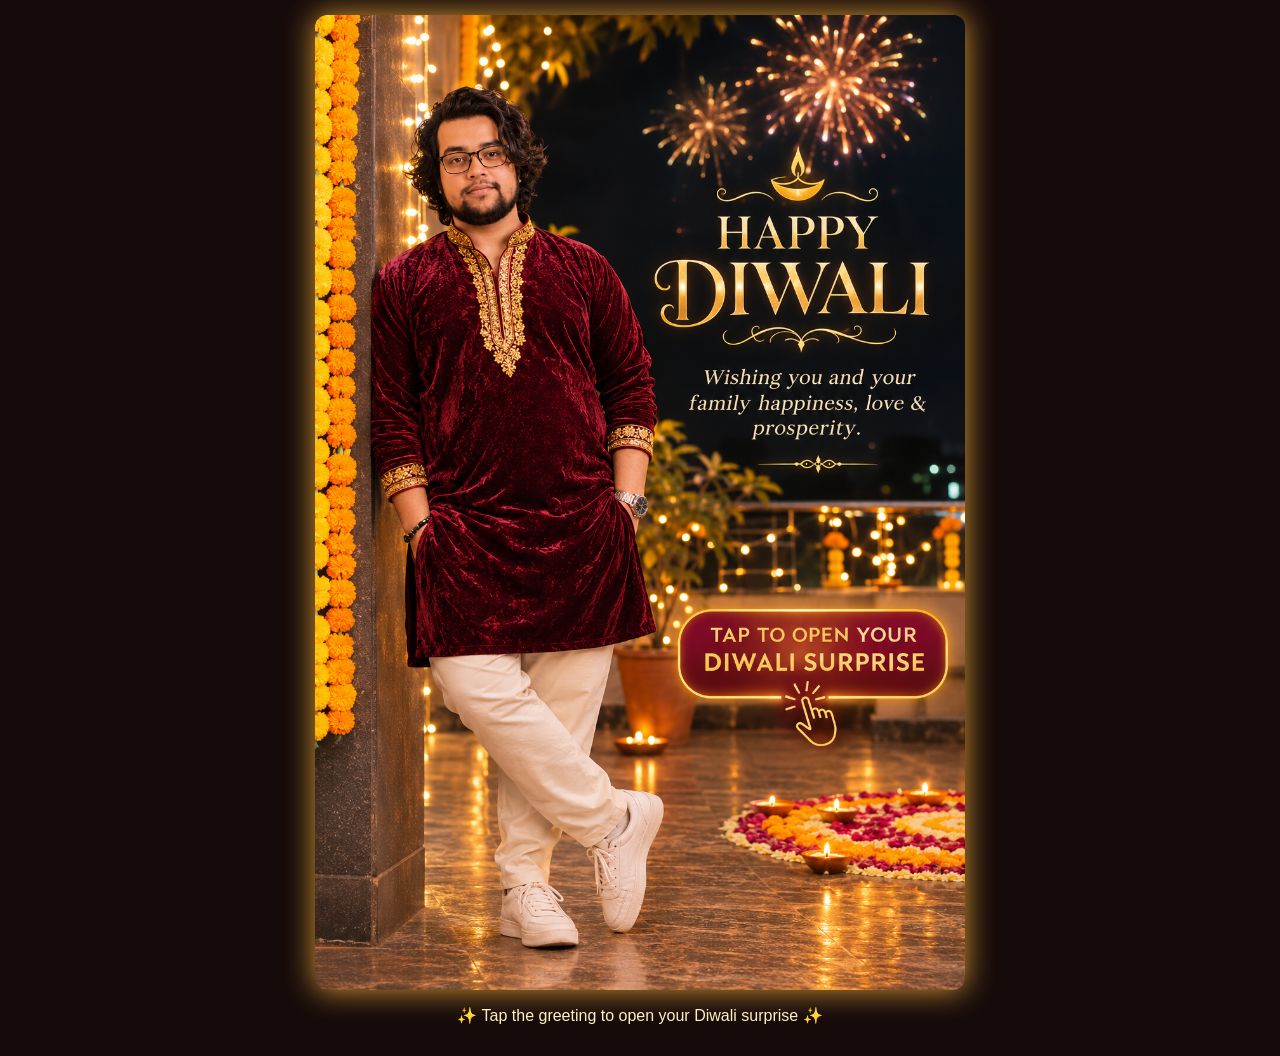
<file: greeting.html>
<!DOCTYPE html>
<html lang="en">
<head>
  <meta charset="UTF-8">
  <meta name="viewport" content="width=device-width, initial-scale=1">

  <title>Happy Diwali - A Special Surprise</title>

  <meta name="description"
        content="A special Diwali greeting for you and your family. Tap to discover your surprise!">

  <!-- WhatsApp / Open Graph Preview -->
  <meta property="og:type" content="website">
  <meta property="og:title" content="Happy Diwali! 🪔">
  <meta property="og:description"
        content="Wishing you and your family happiness, peace and prosperity. Tap to open your Diwali surprise!">

  <meta property="og:url"
        content="https://subhendurana1.github.io/greeting.html">

  <meta property="og:image"
        content="https://subhendurana1.github.io/diwali-greeting.png">

  <meta property="og:image:secure_url"
        content="https://subhendurana1.github.io/diwali-greeting.png">

  <meta property="og:image:alt"
        content="Personalised Happy Diwali greeting">

  <meta property="og:image:width" content="1122">
  <meta property="og:image:height" content="1402">

  <!-- WhatsApp-compatible large preview hints -->
  <meta name="twitter:card" content="summary_large_image">
  <meta name="twitter:title" content="Happy Diwali!">
  <meta name="twitter:description"
        content="A special Diwali surprise awaits you.">
  <meta name="twitter:image"
        content="https://subhendurana1.github.io/diwali-greeting.png">

  <style>
    body {
      margin: 0;
      min-height: 100vh;
      display: flex;
      align-items: center;
      justify-content: center;
      background: #160b0b;
      padding: 15px;
      box-sizing: border-box;
    }

    img {
      display: block;
      width: 100%;
      max-width: 650px;
      height: auto;
      border-radius: 12px;
      box-shadow: 0 0 30px #d99b32;
    }

    p {
      color: #fff0c2;
      text-align: center;
      font-family: Arial, sans-serif;
    }
  </style>
</head>

<body>
  <div>
    <a href="https://subhendurana1.github.io/diwali-surprise.html">
      <img
        src="https://subhendurana1.github.io/diwali-greeting.png"
        alt="Happy Diwali! Tap to open your surprise">
    </a>

    <p>✨ Tap the greeting to open your Diwali surprise ✨</p>
  </div>
</body>
</html>
</file>
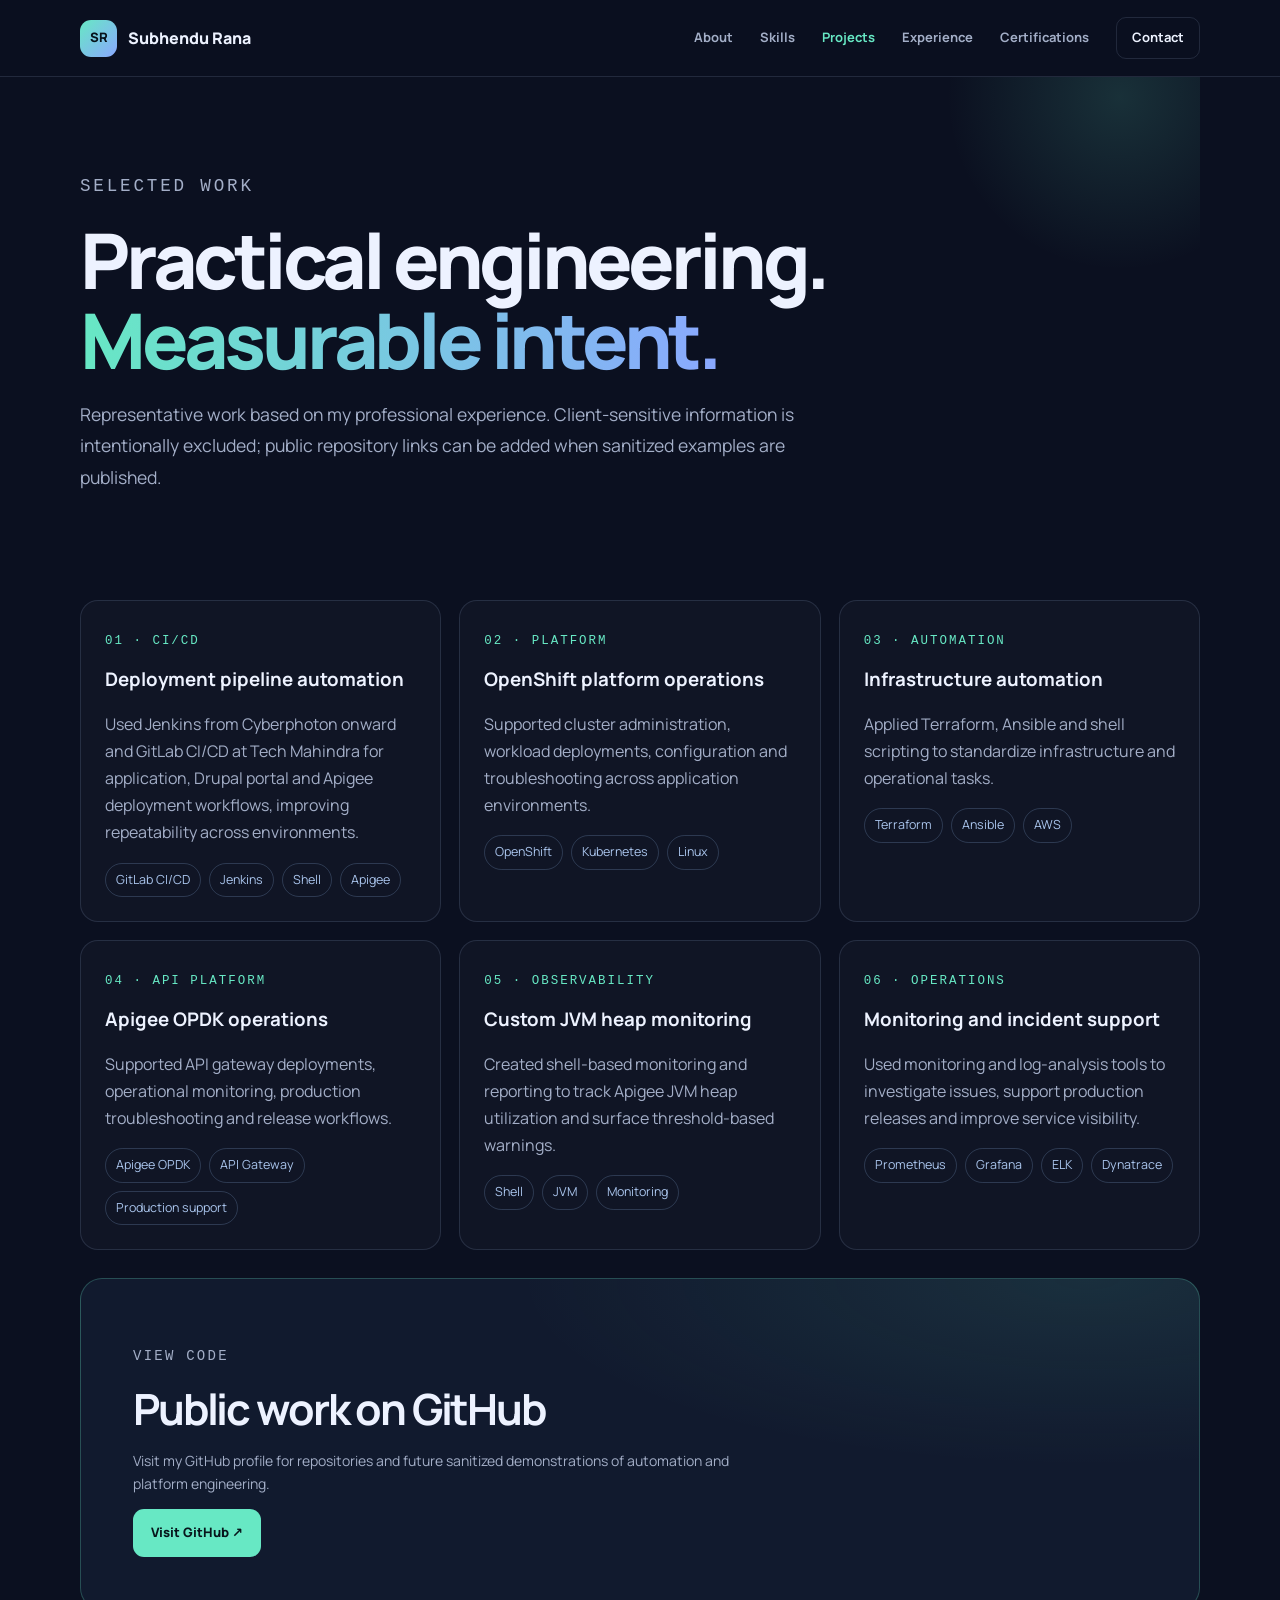
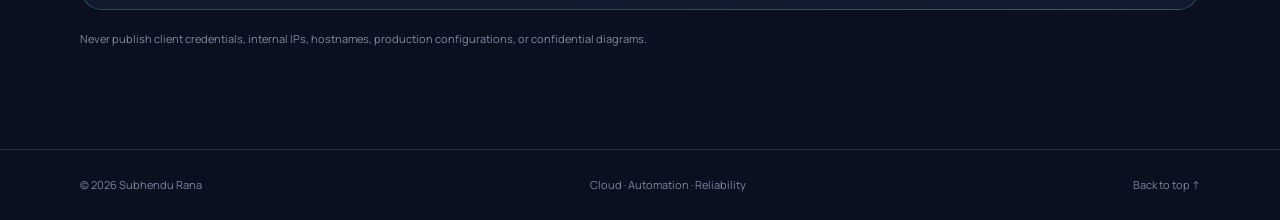
<file: projects.html>
<!doctype html><html lang="en"><head><meta charset="utf-8"><meta name="viewport" content="width=device-width,initial-scale=1"><meta name="description" content="Subhendu Rana — Senior DevOps and Platform Engineer."><meta name="theme-color" content="#0b1020"><title>Projects & Work | Subhendu Rana</title><link rel="stylesheet" href="styles.css"></head><body id="top"><header class="site-header"><nav class="nav container"><a class="brand" href="index.html"><span class="brand-mark">SR</span>Subhendu Rana</a><button class="menu-toggle" aria-label="Toggle navigation" aria-expanded="false">☰</button><div class="nav-links"><a href="about.html">About</a><a href="skills.html">Skills</a><a href="projects.html">Projects</a><a href="experience.html">Experience</a><a href="certifications.html">Certifications</a><a href="contact.html" class="nav-cta">Contact</a></div></nav></header><main><section class="page-hero container"><p class="section-kicker">SELECTED WORK</p><h1>Practical engineering. <span class="gradient-text">Measurable intent.</span></h1><p>Representative work based on my professional experience. Client-sensitive information is intentionally excluded; public repository links can be added when sanitized examples are published.</p></section><section class="page-content container"><div class="detail-grid"><article class="detail-card reveal"><span class="section-kicker">01 · CI/CD</span><h3>Deployment pipeline automation</h3><p>Used Jenkins from Cyberphoton onward and GitLab CI/CD at Tech Mahindra for application, Drupal portal and Apigee deployment workflows, improving repeatability across environments.</p><div class="tag-row"><span>GitLab CI/CD</span><span>Jenkins</span><span>Shell</span><span>Apigee</span></div></article><article class="detail-card reveal"><span class="section-kicker">02 · PLATFORM</span><h3>OpenShift platform operations</h3><p>Supported cluster administration, workload deployments, configuration and troubleshooting across application environments.</p><div class="tag-row"><span>OpenShift</span><span>Kubernetes</span><span>Linux</span></div></article><article class="detail-card reveal"><span class="section-kicker">03 · AUTOMATION</span><h3>Infrastructure automation</h3><p>Applied Terraform, Ansible and shell scripting to standardize infrastructure and operational tasks.</p><div class="tag-row"><span>Terraform</span><span>Ansible</span><span>AWS</span></div></article><article class="detail-card reveal" id="apigee-project"><span class="section-kicker">04 · API PLATFORM</span><h3>Apigee OPDK operations</h3><p>Supported API gateway deployments, operational monitoring, production troubleshooting and release workflows.</p><div class="tag-row"><span>Apigee OPDK</span><span>API Gateway</span><span>Production support</span></div></article><article class="detail-card reveal"><span class="section-kicker">05 · OBSERVABILITY</span><h3>Custom JVM heap monitoring</h3><p>Created shell-based monitoring and reporting to track Apigee JVM heap utilization and surface threshold-based warnings.</p><div class="tag-row"><span>Shell</span><span>JVM</span><span>Monitoring</span></div></article><article class="detail-card reveal" id="monitoring-project"><span class="section-kicker">06 · OPERATIONS</span><h3>Monitoring and incident support</h3><p>Used monitoring and log-analysis tools to investigate issues, support production releases and improve service visibility.</p><div class="tag-row"><span>Prometheus</span><span>Grafana</span><span>ELK</span><span>Dynatrace</span></div></article></div><div class="contact-card reveal" style="margin-top:28px"><p class="section-kicker">VIEW CODE</p><h2>Public work on GitHub</h2><p>Visit my GitHub profile for repositories and future sanitized demonstrations of automation and platform engineering.</p><a class="button primary" href="https://github.com/SubhenduRana1" target="_blank" rel="noreferrer">Visit GitHub ↗</a></div><p class="project-note">Never publish client credentials, internal IPs, hostnames, production configurations, or confidential diagrams.</p></section></main><footer class="footer"><div class="container footer-inner"><span>© <span id="year"></span> Subhendu Rana</span><span>Cloud · Automation · Reliability</span><a href="#top">Back to top ↑</a></div></footer><script src="script.js"></script></body></html>
</file>
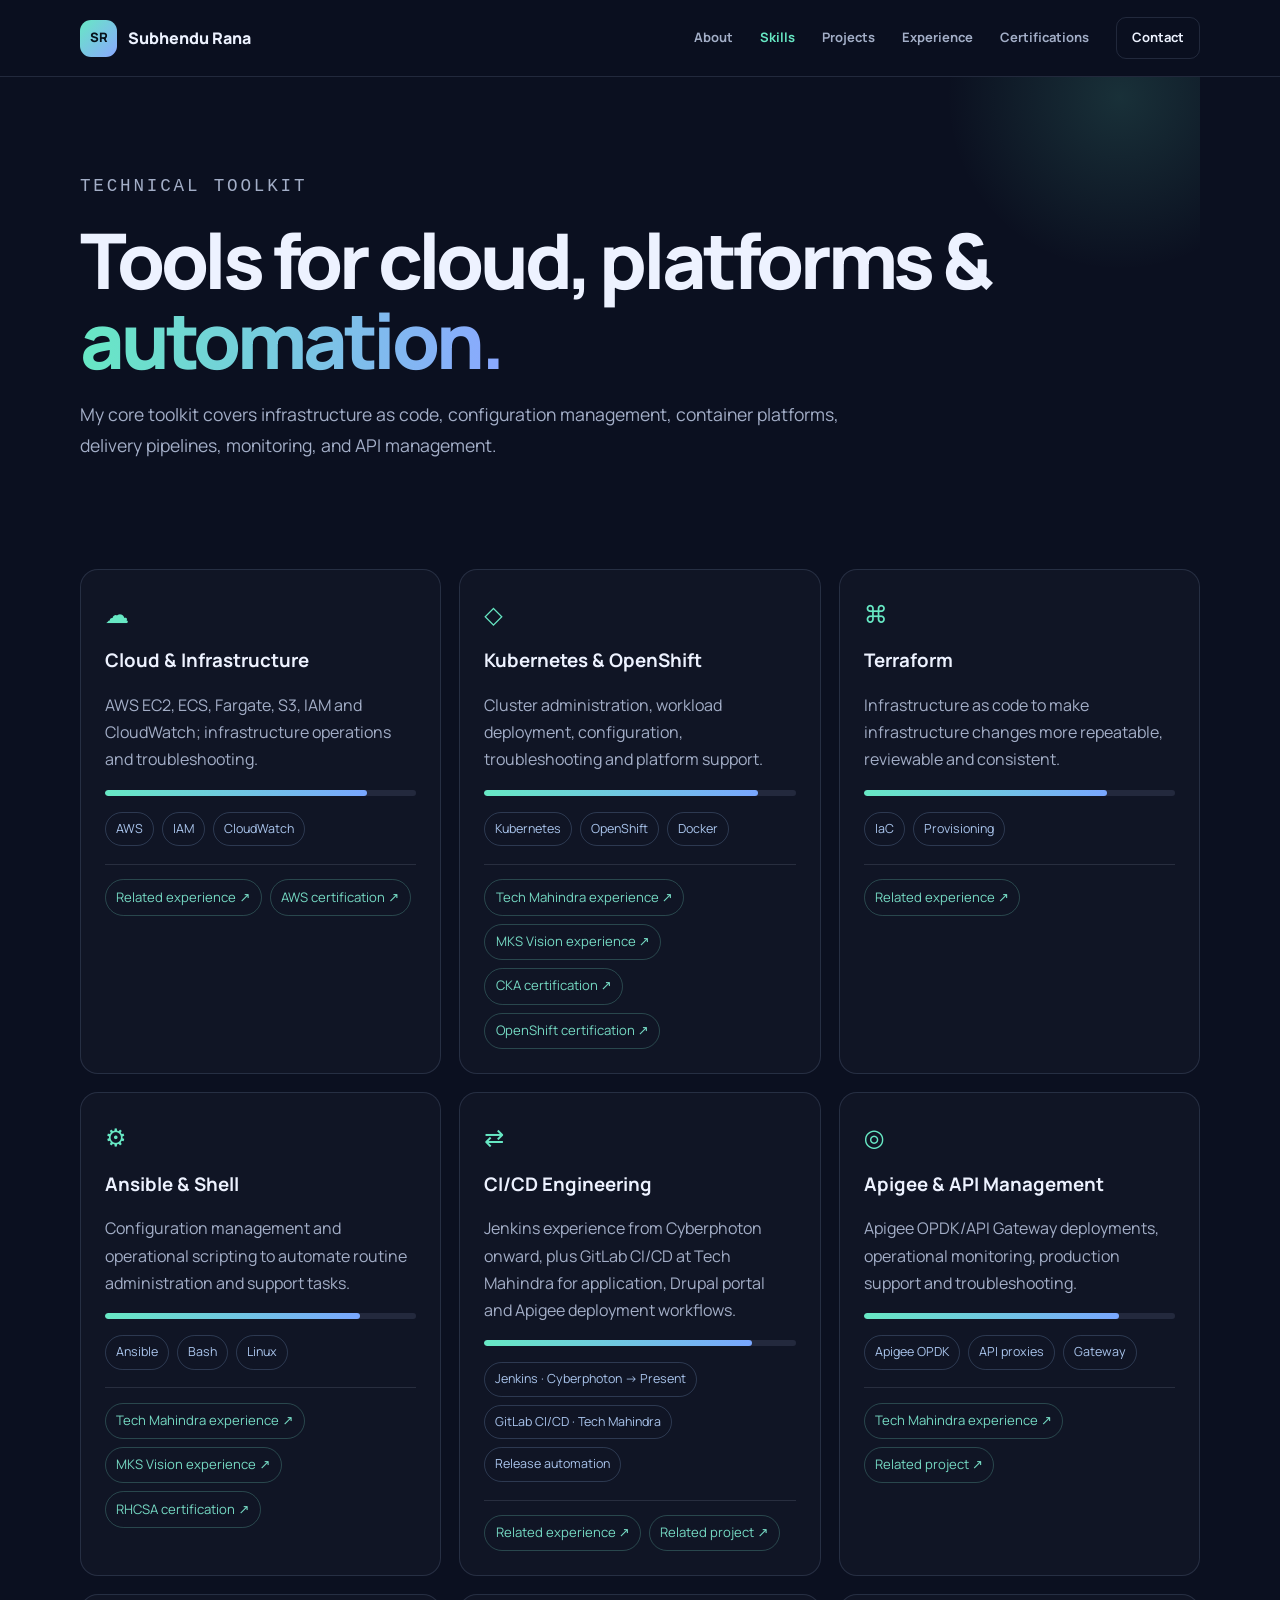
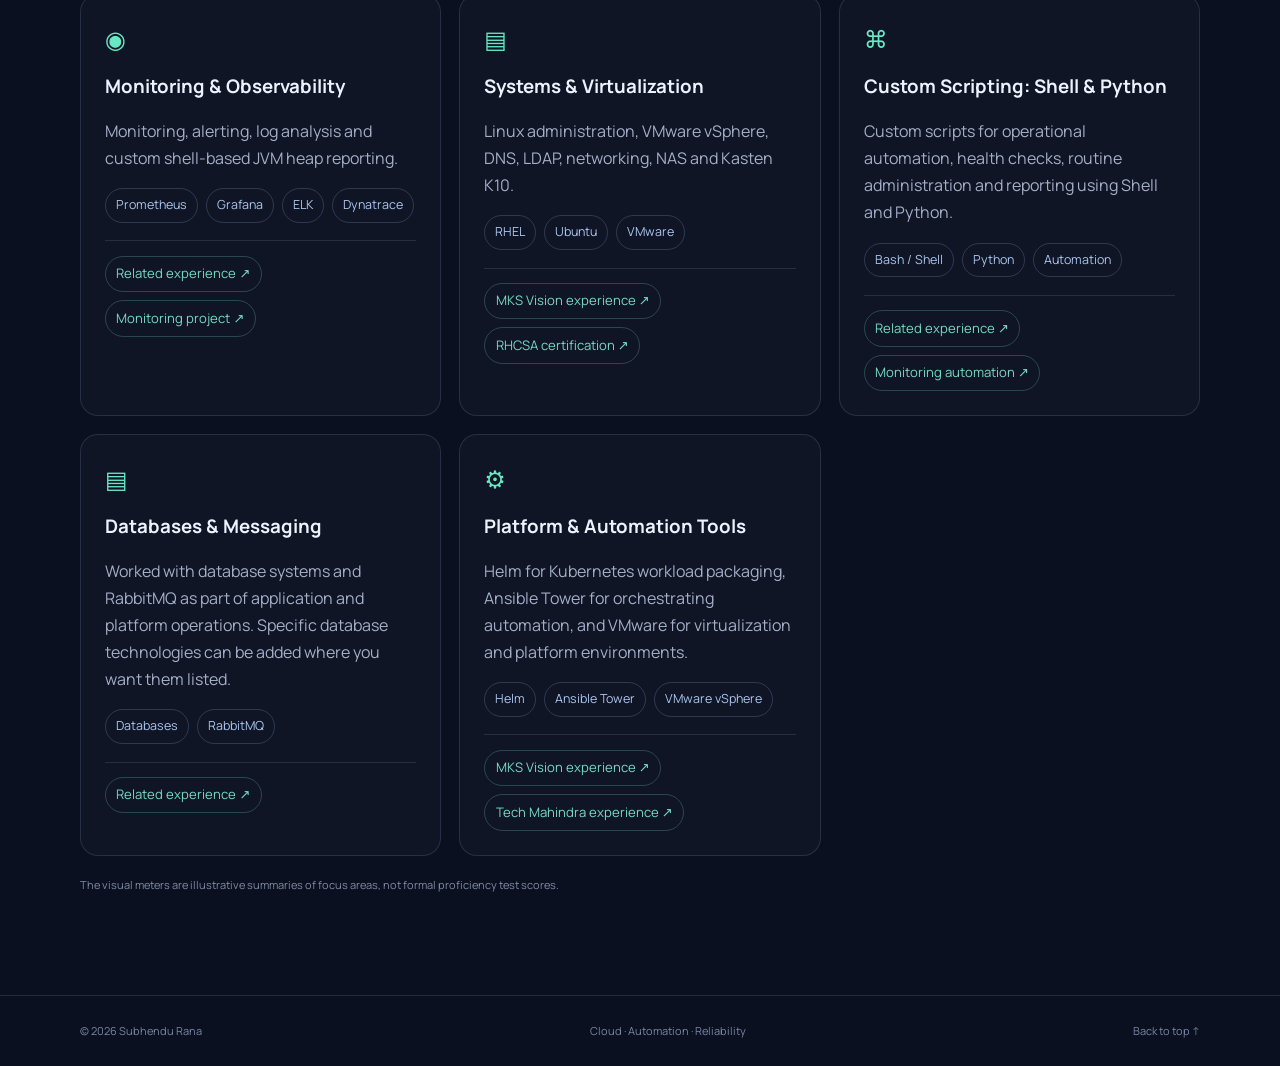
<file: skills.html>
<!doctype html><html lang="en"><head><meta charset="utf-8"><meta name="viewport" content="width=device-width,initial-scale=1"><meta name="description" content="Subhendu Rana — Senior DevOps and Platform Engineer."><meta name="theme-color" content="#0b1020"><title>Technical Skills | Subhendu Rana</title><link rel="stylesheet" href="styles.css"></head><body id="top"><header class="site-header"><nav class="nav container"><a class="brand" href="index.html"><span class="brand-mark">SR</span>Subhendu Rana</a><button class="menu-toggle" aria-label="Toggle navigation" aria-expanded="false">☰</button><div class="nav-links"><a href="about.html">About</a><a href="skills.html">Skills</a><a href="projects.html">Projects</a><a href="experience.html">Experience</a><a href="certifications.html">Certifications</a><a href="contact.html" class="nav-cta">Contact</a></div></nav></header><main><section class="page-hero container"><p class="section-kicker">TECHNICAL TOOLKIT</p><h1>Tools for cloud, platforms & <span class="gradient-text">automation.</span></h1><p>My core toolkit covers infrastructure as code, configuration management, container platforms, delivery pipelines, monitoring, and API management.</p></section><section class="page-content container"><div class="detail-grid"><article class="detail-card reveal" id="aws"><span class="detail-icon">☁</span><h3>Cloud & Infrastructure</h3><p>AWS EC2, ECS, Fargate, S3, IAM and CloudWatch; infrastructure operations and troubleshooting.</p><div class="skill-meter"><span data-width="84%"></span></div><div class="tag-row"><span>AWS</span><span>IAM</span><span>CloudWatch</span></div><div class="related-links"><a href="experience.html#tech-mahindra">Related experience ↗</a><a href="certifications.html#aws-sa">AWS certification ↗</a></div></article><article class="detail-card reveal" id="kubernetes"><span class="detail-icon">◇</span><h3>Kubernetes & OpenShift</h3><p>Cluster administration, workload deployment, configuration, troubleshooting and platform support.</p><div class="skill-meter"><span data-width="88%"></span></div><div class="tag-row"><span>Kubernetes</span><span>OpenShift</span><span>Docker</span></div><div class="related-links"><a href="experience.html#tech-mahindra">Tech Mahindra experience ↗</a><a href="experience.html#mks-vision">MKS Vision experience ↗</a><a href="certifications.html#cka">CKA certification ↗</a><a href="certifications.html#openshift-cert">OpenShift certification ↗</a></div></article><article class="detail-card reveal" id="terraform"><span class="detail-icon">⌘</span><h3>Terraform</h3><p>Infrastructure as code to make infrastructure changes more repeatable, reviewable and consistent.</p><div class="skill-meter"><span data-width="78%"></span></div><div class="tag-row"><span>IaC</span><span>Provisioning</span></div><div class="related-links"><a href="experience.html#tech-mahindra">Related experience ↗</a></div></article><article class="detail-card reveal" id="ansible"><span class="detail-icon">⚙</span><h3>Ansible & Shell</h3><p>Configuration management and operational scripting to automate routine administration and support tasks.</p><div class="skill-meter"><span data-width="82%"></span></div><div class="tag-row"><span>Ansible</span><span>Bash</span><span>Linux</span></div><div class="related-links"><a href="experience.html#tech-mahindra">Tech Mahindra experience ↗</a><a href="experience.html#mks-vision">MKS Vision experience ↗</a><a href="certifications.html#rhcsa">RHCSA certification ↗</a></div></article><article class="detail-card reveal" id="cicd"><span class="detail-icon">⇄</span><h3>CI/CD Engineering</h3><p>Jenkins experience from Cyberphoton onward, plus GitLab CI/CD at Tech Mahindra for application, Drupal portal and Apigee deployment workflows.</p><div class="skill-meter"><span data-width="86%"></span></div><div class="tag-row"><span>Jenkins · Cyberphoton → Present</span><span>GitLab CI/CD · Tech Mahindra</span><span>Release automation</span></div><div class="related-links"><a href="experience.html#tech-mahindra">Related experience ↗</a><a href="projects.html#cicd-project">Related project ↗</a></div></article><article class="detail-card reveal" id="apigee"><span class="detail-icon">◎</span><h3>Apigee & API Management</h3><p>Apigee OPDK/API Gateway deployments, operational monitoring, production support and troubleshooting.</p><div class="skill-meter"><span data-width="82%"></span></div><div class="tag-row"><span>Apigee OPDK</span><span>API proxies</span><span>Gateway</span></div><div class="related-links"><a href="experience.html#tech-mahindra">Tech Mahindra experience ↗</a><a href="projects.html#apigee-project">Related project ↗</a></div></article><article class="detail-card reveal" id="monitoring"><span class="detail-icon">◉</span><h3>Monitoring & Observability</h3><p>Monitoring, alerting, log analysis and custom shell-based JVM heap reporting.</p><div class="tag-row"><span>Prometheus</span><span>Grafana</span><span>ELK</span><span>Dynatrace</span></div><div class="related-links"><a href="experience.html#tech-mahindra">Related experience ↗</a><a href="projects.html#monitoring-project">Monitoring project ↗</a></div></article><article class="detail-card reveal" id="systems"><span class="detail-icon">▤</span><h3>Systems & Virtualization</h3><p>Linux administration, VMware vSphere, DNS, LDAP, networking, NAS and Kasten K10.</p><div class="tag-row"><span>RHEL</span><span>Ubuntu</span><span>VMware</span></div><div class="related-links"><a href="experience.html#mks-vision">MKS Vision experience ↗</a><a href="certifications.html#rhcsa">RHCSA certification ↗</a></div></article><article class="detail-card reveal" id="scripting"><span class="detail-icon">⌘</span><h3>Custom Scripting: Shell & Python</h3><p>Custom scripts for operational automation, health checks, routine administration and reporting using Shell and Python.</p><div class="tag-row"><span>Bash / Shell</span><span>Python</span><span>Automation</span></div><div class="related-links"><a href="experience.html#tech-mahindra">Related experience ↗</a><a href="projects.html#monitoring-project">Monitoring automation ↗</a></div></article><article class="detail-card reveal" id="databases-messaging"><span class="detail-icon">▤</span><h3>Databases & Messaging</h3><p>Worked with database systems and RabbitMQ as part of application and platform operations. Specific database technologies can be added where you want them listed.</p><div class="tag-row"><span>Databases</span><span>RabbitMQ</span></div><div class="related-links"><a href="experience.html#tech-mahindra">Related experience ↗</a></div></article><article class="detail-card reveal" id="platform-tools"><span class="detail-icon">⚙</span><h3>Platform & Automation Tools</h3><p>Helm for Kubernetes workload packaging, Ansible Tower for orchestrating automation, and VMware for virtualization and platform environments.</p><div class="tag-row"><span>Helm</span><span>Ansible Tower</span><span>VMware vSphere</span></div><div class="related-links"><a href="experience.html#mks-vision">MKS Vision experience ↗</a><a href="experience.html#tech-mahindra">Tech Mahindra experience ↗</a></div></article></div><p class="project-note">The visual meters are illustrative summaries of focus areas, not formal proficiency test scores.</p></section></main><footer class="footer"><div class="container footer-inner"><span>© <span id="year"></span> Subhendu Rana</span><span>Cloud · Automation · Reliability</span><a href="#top">Back to top ↑</a></div></footer><script src="script.js"></script></body></html>
</file>
<file: styles.css>
@import url('https://fonts.googleapis.com/css2?family=DM+Mono:wght@400;500&family=Manrope:wght@400;500;600;700;800&display=swap');
:root{--bg:#0b1020;--panel:#111a2e;--text:#edf2ff;--muted:#a3aec7;--accent:#67e8c4;--accent2:#8aa8ff;--line:rgba(173,190,225,.15);--max:1120px}*{box-sizing:border-box}html{scroll-behavior:smooth;scroll-padding-top:90px}body{margin:0;background:var(--bg);color:var(--text);font-family:Manrope,system-ui,sans-serif;line-height:1.65}a{color:inherit;text-decoration:none}.container{width:min(var(--max),calc(100% - 40px));margin:auto}.site-header{position:sticky;top:0;z-index:20;background:rgba(11,16,32,.9);backdrop-filter:blur(18px);border-bottom:1px solid var(--line)}.nav{height:76px;display:flex;align-items:center;justify-content:space-between}.brand{display:flex;gap:11px;align-items:center;font-weight:800}.brand-mark{display:grid;place-items:center;width:37px;height:37px;border-radius:11px;color:#07131b;background:linear-gradient(135deg,var(--accent),var(--accent2));font-size:13px}.nav-links{display:flex;gap:27px;align-items:center;color:var(--muted);font-size:13px;font-weight:700}.nav-links a:hover,.footer a:hover{color:var(--accent)}.nav-cta{border:1px solid var(--line);padding:9px 15px;border-radius:10px;color:var(--text)!important}.menu-toggle{display:none;background:none;border:0;color:var(--text);font-size:25px}.hero{padding:90px 0 78px;display:grid;grid-template-columns:1.15fr .85fr;gap:52px;align-items:center;min-height:600px}.eyebrow{font:500 11px 'DM Mono',monospace;letter-spacing:.16em;color:var(--accent);margin:0 0 17px}.status-dot{display:inline-block;width:7px;height:7px;background:var(--accent);border-radius:50%;margin-right:9px;box-shadow:0 0 13px var(--accent)}h1{font-size:clamp(38px,5vw,64px);line-height:1.1;letter-spacing:-.06em;margin:0 0 24px;font-weight:800}.gradient-text{background:linear-gradient(90deg,#67e8c4,#8aa8ff);color:transparent;background-clip:text}.hero-lead{font-size:16px;max-width:600px;color:var(--muted);line-height:1.85}.hero-actions{display:flex;gap:12px;flex-wrap:wrap;margin-top:28px}.button{display:inline-flex;align-items:center;gap:13px;padding:13px 18px;border-radius:11px;font-size:13px;font-weight:800;transition:transform .2s}.button:hover{transform:translateY(-2px)}.button.primary{background:var(--accent);color:#07151b}.button.secondary{border:1px solid var(--line)}.hero-meta{display:flex;gap:24px;margin-top:38px;flex-wrap:wrap}.hero-meta div{display:flex;flex-direction:column}.hero-meta strong{font-size:12px}.hero-meta span{font-size:11px;color:var(--muted);margin-top:3px}.terminal-card{border:1px solid rgba(133,164,220,.24);border-radius:17px;overflow:hidden;background:linear-gradient(145deg,#111b31,#0d1425);box-shadow:0 25px 90px #0004;transform:rotate(1deg)}.terminal-top{height:48px;display:flex;align-items:center;gap:7px;padding:0 17px;border-bottom:1px solid var(--line)}.terminal-top i{width:8px;height:8px;border-radius:50%;background:#f87171}.terminal-top i:nth-child(2){background:#fbbf24}.terminal-top i:nth-child(3){background:var(--accent)}.terminal-top small{margin-left:auto;color:#7886a5;font:11px 'DM Mono',monospace}.terminal-body{padding:23px 24px 27px;font:12px/1.5 'DM Mono',monospace}.terminal-body p{margin:0 0 11px}.terminal-body b{color:var(--accent);margin-right:8px}.dim{color:#7787a7}.green{color:#8be8c5}.pipeline{display:flex;gap:5px;margin:4px 0 12px}.pipeline i{height:4px;flex:1;background:var(--accent);border-radius:3px}.pipeline i:last-child{background:var(--accent2)}.cursor{display:inline-block;width:7px;height:13px;vertical-align:middle;background:var(--accent);animation:blink 1s steps(2,start) infinite}@keyframes blink{to{visibility:hidden}}.trust-strip{border-block:1px solid var(--line);background:#0d1426}.trust-items{min-height:75px;display:flex;justify-content:space-between;align-items:center;gap:20px;flex-wrap:wrap;color:#75839f;font:11px 'DM Mono',monospace;letter-spacing:.06em}.section{padding:100px 0}.section-alt{background:#0e1527;border-block:1px solid #ffffff0c}.section-heading{max-width:680px;margin-bottom:42px}.section-heading h2,.contact-card h2{font-size:clamp(29px,3.7vw,43px);line-height:1.2;letter-spacing:-.05em;margin:0 0 15px}.section-subtitle{color:var(--muted);margin:0}.about-grid{display:grid;grid-template-columns:1fr 1fr;gap:65px}.about-intro{font-size:19px;line-height:1.85;color:#c4cde0;margin:0}.about-points{display:grid;gap:23px}.about-points article{display:flex;gap:17px}.about-points article>span{font:12px 'DM Mono',monospace;color:var(--accent);border:1px solid var(--line);border-radius:9px;min-width:43px;height:43px;display:grid;place-items:center}.about-points h3,.skill-card h3,.project-card h3{font-size:16px;margin:0 0 7px}.about-points p,.project-card p{font-size:13px;color:var(--muted);margin:0;line-height:1.8}.skill-grid{display:grid;grid-template-columns:repeat(3,1fr);gap:15px}.skill-card{padding:24px;border:1px solid var(--line);border-radius:15px;background:#ffffff05;transition:transform .2s,border-color .2s}.skill-card:hover,.project-card:hover{transform:translateY(-3px);border-color:#67e8c466}.skill-card label{display:block;color:var(--accent);font-size:24px;margin-bottom:18px}.skill-card p{color:var(--muted);font-size:12px;line-height:1.9;margin:0}.project-grid{display:grid;grid-template-columns:repeat(2,1fr);gap:16px}.project-card{padding:25px;border:1px solid var(--line);border-radius:16px;background:linear-gradient(145deg,#ffffff06,#ffffff02);transition:transform .2s,border-color .2s}.project-top{display:flex;justify-content:space-between;align-items:center;margin-bottom:22px}.project-top span{font:10px 'DM Mono',monospace;color:var(--accent);border:1px solid #67e8c438;padding:5px 8px;border-radius:6px}.project-top small{font:12px 'DM Mono',monospace;color:#53617d}.project-card h3{font-size:19px;margin-bottom:10px}.chips{display:flex;gap:7px;flex-wrap:wrap;margin-top:20px}.chips i{font-style:normal;font-size:10px;color:#aebbd4;background:#1a2540;border-radius:6px;padding:5px 8px}.project-note{font-size:11px;color:#7f8ba5;margin-top:20px}.experience-grid{display:grid;grid-template-columns:1.15fr .85fr;gap:55px}.timeline{border-left:1px solid #67e8c440;padding-left:27px}.timeline article{position:relative;padding-bottom:30px}.timeline article:before{content:'';position:absolute;left:-33px;top:4px;width:11px;height:11px;background:var(--accent);border:3px solid var(--bg);border-radius:50%;box-shadow:0 0 0 1px var(--accent)}.timeline small{font:10px 'DM Mono',monospace;letter-spacing:.08em;color:var(--accent)}.timeline h3{font-size:16px;margin:8px 0}.timeline p{font-size:13px;color:var(--muted);margin:0;line-height:1.8}.timeline em{display:block;font-style:normal;font-size:11px;color:#8391ac;margin-top:8px}.cert-panel{padding:26px;border:1px solid var(--line);border-radius:16px;background:#ffffff05;align-self:start}.cert-panel>p:not(.eyebrow){font-size:12px;padding:13px 0;margin:0;border-bottom:1px solid var(--line)}.cert-panel>p:last-child{border-bottom:0}.contact-card{border:1px solid #67e8c440;border-radius:22px;padding:52px;background:radial-gradient(ellipse at 90% 0%,#67e8c41a,transparent 40%),#111a2e}.contact-card h2{max-width:680px}.contact-card>p:not(.eyebrow):not(.contact-hint){max-width:600px;color:var(--muted);font-size:14px}.contact-hint{font-size:11px;color:#7f8ba5;margin-top:25px}.footer{border-top:1px solid var(--line);color:#7886a2;font-size:11px}.footer-inner{min-height:70px;display:flex;justify-content:space-between;align-items:center;gap:15px;flex-wrap:wrap}@media(max-width:850px){.hero{grid-template-columns:1fr;gap:42px;padding-top:65px}.terminal-card{max-width:560px;transform:none}.about-grid,.experience-grid{grid-template-columns:1fr;gap:38px}.skill-grid{grid-template-columns:repeat(2,1fr)}.trust-items{justify-content:center;padding-block:20px}.contact-card{padding:35px}}@media(max-width:600px){.container{width:calc(100% - 30px)}.nav{height:66px}.menu-toggle{display:block}.nav-links{display:none;position:absolute;top:65px;left:0;right:0;background:#0e1527;padding:20px 25px 25px;flex-direction:column;align-items:stretch;gap:17px;border-bottom:1px solid var(--line)}.nav-links.open{display:flex}.nav-cta{text-align:center}.hero{padding-top:50px;min-height:0}.hero-meta{gap:18px}.hero-meta div{min-width:40%}.section{padding:72px 0}.skill-grid,.project-grid{grid-template-columns:1fr}.terminal-body{padding:19px;font-size:11px}.contact-card{padding:27px 22px}.footer-inner{padding-block:18px;flex-direction:column;align-items:flex-start}}

/* Profile photo */
.profile-intro{display:flex;align-items:center;gap:18px;margin-bottom:24px}.profile-intro .eyebrow{margin:0}.profile-photo{width:88px;height:88px;object-fit:cover;object-position:center 35%;border-radius:50%;border:2px solid var(--accent);box-shadow:0 0 0 6px #67e8c414;background:var(--panel)}@media(max-width:600px){.profile-intro{align-items:center;gap:14px}.profile-photo{width:72px;height:72px}.profile-intro .eyebrow{font-size:9px;letter-spacing:.1em}}


/* Portfolio enhancement: location, skill tags, and direct contact */
.location-badge{display:inline-flex;align-items:center;gap:8px;margin:0 0 22px;padding:8px 12px;border:1px solid #67e8c43b;border-radius:999px;background:#67e8c40d;color:#c9f8eb;font-size:11px;font-weight:700;letter-spacing:.02em}.location-badge span{color:var(--accent);font-size:16px}.featured-skill{background:linear-gradient(145deg,#67e8c40c,#8aa8ff08)}.skill-tags{display:flex;gap:6px;flex-wrap:wrap;margin-top:15px}.skill-tags span{font-size:10px;color:#c9f8eb;border:1px solid #67e8c42b;border-radius:999px;padding:5px 8px;background:#67e8c408}.contact-details{display:grid;grid-template-columns:repeat(3,minmax(0,1fr));gap:12px;margin:26px 0 8px}.contact-detail{display:flex;align-items:center;gap:12px;min-width:0;padding:15px;border:1px solid var(--line);border-radius:12px;background:#ffffff05;transition:border-color .2s,transform .2s}.contact-detail:hover{border-color:#67e8c477;transform:translateY(-2px)}.contact-icon{display:grid;place-items:center;flex:0 0 36px;width:36px;height:36px;border-radius:10px;background:#67e8c414;color:var(--accent);font-size:17px}.contact-detail span:last-child{min-width:0}.contact-detail small{display:block;color:var(--muted);font:10px 'DM Mono',monospace;letter-spacing:.1em;margin-bottom:4px}.contact-detail strong{display:block;font-size:11px;overflow-wrap:anywhere}.contact-card .hero-actions{margin-top:18px}@media(max-width:850px){.contact-details{grid-template-columns:1fr}.contact-detail{padding:13px 15px}}

/* Multi-page portfolio enhancements */
.page-hero{padding:76px 0 54px;position:relative;overflow:hidden}.page-hero:before{content:"";position:absolute;width:360px;height:360px;right:-100px;top:-160px;border-radius:50%;background:radial-gradient(circle,rgba(103,232,196,.15),transparent 68%);pointer-events:none}.page-hero h1{font-size:clamp(2.5rem,6vw,4.8rem);line-height:1.05;letter-spacing:-.055em;max-width:950px;margin:16px 0}.page-hero p{max-width:760px;color:var(--muted,#aab4cb);font-size:1.1rem;line-height:1.8}.page-content{padding:35px 0 90px}.detail-grid{display:grid;grid-template-columns:repeat(3,minmax(0,1fr));gap:18px}.detail-card{padding:24px;border:1px solid rgba(150,170,210,.17);background:rgba(255,255,255,.025);border-radius:18px;transition:transform .25s,border-color .25s,background .25s}.detail-card:hover{transform:translateY(-6px);border-color:rgba(103,232,196,.55);background:rgba(103,232,196,.045)}.detail-card h3{margin:12px 0 8px}.detail-card p,.detail-card li{color:var(--muted,#aab4cb);line-height:1.7}.detail-icon{font-size:1.5rem;color:#67e8c4}.tag-row{display:flex;flex-wrap:wrap;gap:8px;margin-top:16px}.tag-row span{font-size:.78rem;border:1px solid rgba(120,150,195,.28);padding:6px 10px;border-radius:999px;color:#a9c4ec}.section-kicker{font-family:monospace;letter-spacing:.16em;text-transform:uppercase;color:#67e8c4;font-size:.78rem}.profile-feature{display:grid;grid-template-columns:250px 1fr;gap:28px;align-items:center;margin:25px 0 45px;padding:24px;border:1px solid rgba(150,170,210,.17);border-radius:22px;background:rgba(255,255,255,.025)}.profile-feature img{width:100%;border-radius:18px;display:block;filter:saturate(.96)}.cert-badge{display:flex;gap:14px;align-items:flex-start}.cert-badge .detail-icon{flex-shrink:0}.timeline-item{border-left:2px solid rgba(103,232,196,.45);padding:4px 0 26px 22px;position:relative}.timeline-item:before{content:"";position:absolute;left:-7px;top:8px;width:12px;height:12px;border-radius:50%;background:#67e8c4;box-shadow:0 0 0 5px rgba(103,232,196,.12)}.timeline-item small{color:#67e8c4;font-family:monospace;letter-spacing:.08em}.skill-meter{height:6px;background:rgba(160,180,220,.13);border-radius:99px;overflow:hidden;margin-top:14px}.skill-meter span{display:block;height:100%;width:0;background:linear-gradient(90deg,#67e8c4,#79a7ff);border-radius:99px;transition:width 1.1s ease}.page-nav-active{color:#67e8c4!important}.motion-orb{position:absolute;width:9px;height:9px;border-radius:50%;background:#67e8c4;box-shadow:0 0 20px #67e8c4;animation:floatOrb 4s ease-in-out infinite}.reveal{opacity:0;transform:translateY(22px);transition:opacity .7s ease,transform .7s ease}.reveal.is-visible{opacity:1;transform:translateY(0)}.stagger>*{transition-delay:var(--delay,0ms)}.hero-photo-wrap{position:relative;max-width:400px;margin:auto}.hero-photo-wrap:before{content:"";position:absolute;inset:-12px;border:1px solid rgba(103,232,196,.55);border-radius:45% 55% 58% 42%/48% 42% 58% 52%;animation:orbitMorph 9s ease-in-out infinite}.hero-photo-wrap:after{content:"";position:absolute;inset:-23px;border:1px dashed rgba(121,167,255,.35);border-radius:50%;animation:spinSlow 28s linear infinite}.hero-photo-wrap img{position:relative;z-index:1;width:100%;border-radius:45% 55% 58% 42%/48% 42% 58% 52%;display:block;animation:floatPhoto 6s ease-in-out infinite}.button{transition:transform .2s ease,box-shadow .2s ease}.button:hover{transform:translateY(-3px);box-shadow:0 10px 28px rgba(103,232,196,.12)}@keyframes floatOrb{0%,100%{transform:translateY(0)}50%{transform:translateY(-12px)}}@keyframes floatPhoto{0%,100%{transform:translateY(0)}50%{transform:translateY(-8px)}}@keyframes orbitMorph{0%,100%{border-radius:45% 55% 58% 42%/48% 42% 58% 52%;transform:rotate(0)}50%{border-radius:56% 44% 42% 58%/40% 58% 42% 60%;transform:rotate(8deg)}}@keyframes spinSlow{to{transform:rotate(360deg)}}
@media(max-width:800px){.detail-grid{grid-template-columns:repeat(2,minmax(0,1fr))}.profile-feature{grid-template-columns:1fr}.hero-photo-wrap{max-width:270px;margin:15px auto 35px}.page-hero{padding-top:55px}}@media(max-width:540px){.detail-grid{grid-template-columns:1fr}.page-hero h1{font-size:2.7rem}.page-content{padding-bottom:60px}}@media(prefers-reduced-motion:reduce){*,*:before,*:after{animation-duration:.01ms!important;animation-iteration-count:1!important;scroll-behavior:auto!important;transition-duration:.01ms!important}.reveal{opacity:1;transform:none}}


/* Clickable technology ticker and related-work navigation */
.trust-items a{color:inherit;text-decoration:none;display:inline-flex;align-items:center;gap:.35rem;transition:color .2s ease,transform .2s ease}
.trust-items a:hover,.trust-items a:focus-visible{color:var(--accent,#65e6c4);transform:translateY(-2px);outline-offset:5px}
.ticker-hint{font-size:.75em;opacity:0;transform:translateY(3px);transition:opacity .2s ease,transform .2s ease}
.trust-items a:hover .ticker-hint,.trust-items a:focus-visible .ticker-hint{opacity:1;transform:translateY(0)}
.related-links{display:flex;flex-wrap:wrap;gap:.5rem;margin-top:1.1rem;padding-top:.9rem;border-top:1px solid rgba(148,163,184,.18)}
.related-links a{font-size:.82rem;color:#75d9c3;text-decoration:none;border:1px solid rgba(117,217,195,.25);border-radius:999px;padding:.4rem .65rem;transition:background .2s ease,border-color .2s ease,transform .2s ease}
.related-links a:hover,.related-links a:focus-visible{background:rgba(117,217,195,.1);border-color:#75d9c3;transform:translateY(-1px)}
html{scroll-behavior:smooth}
[id]{scroll-margin-top:110px}
@media(prefers-reduced-motion:reduce){html{scroll-behavior:auto}.trust-items a,.ticker-hint,.related-links a{transition:none}}
</file>
